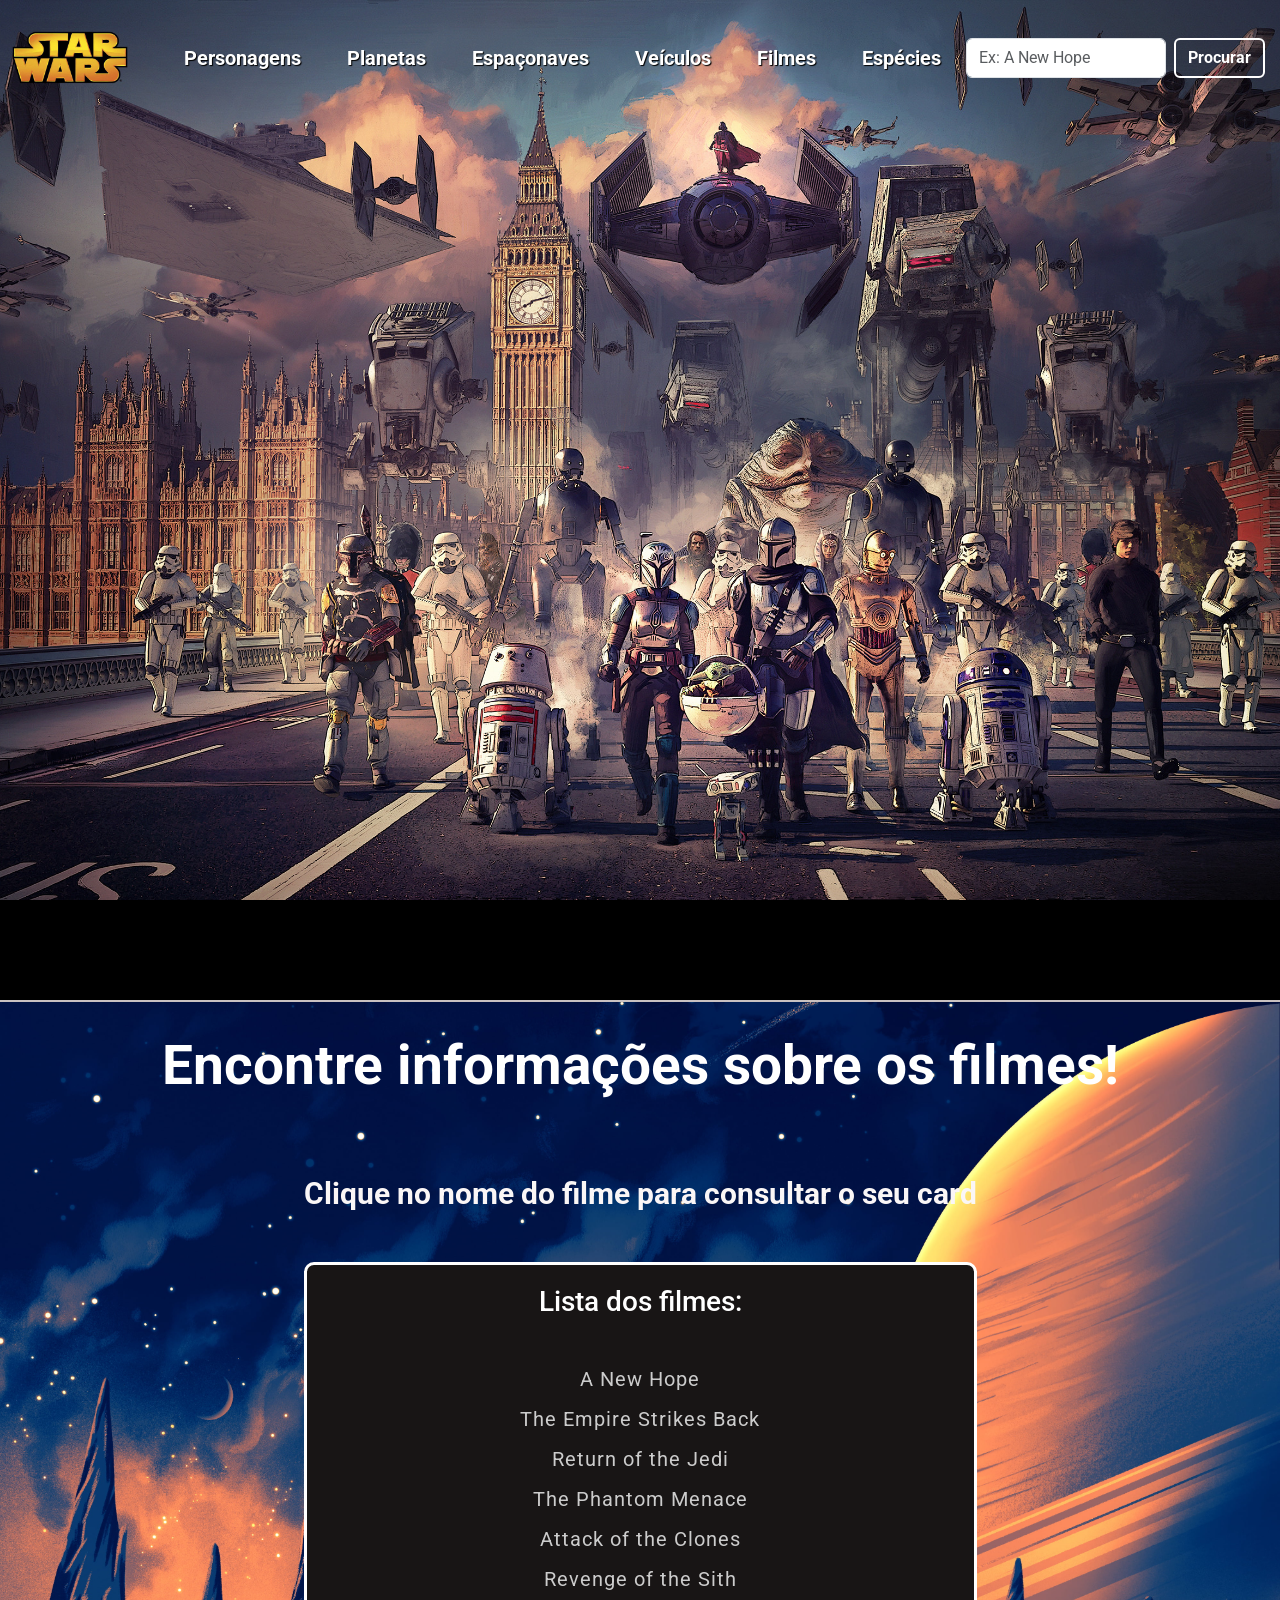
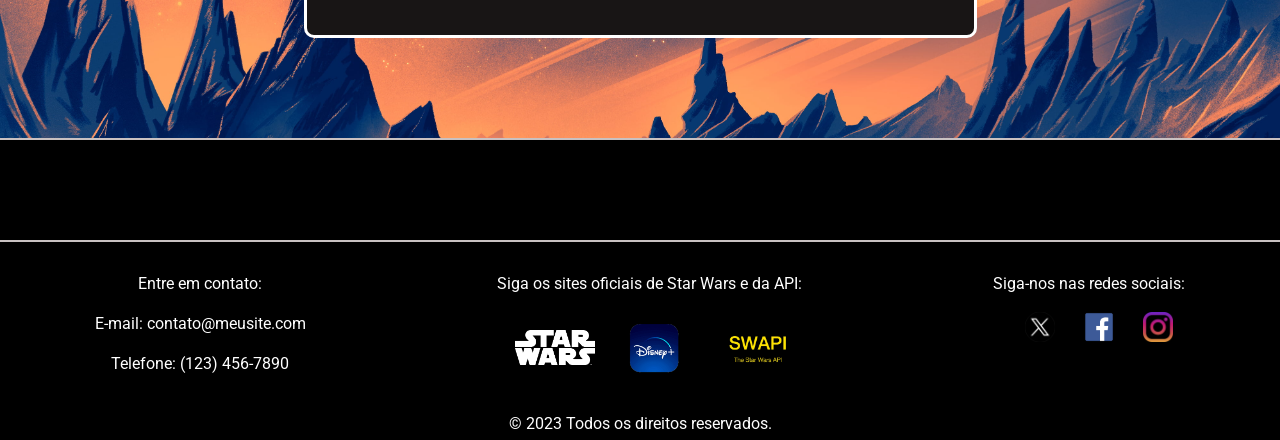
<file: films.html>
<!DOCTYPE html>
<html lang="pt-br">
<head>
		<meta charset="UTF-8">
		<meta name="viewport" content="width=device-width, initial-scale=1.0">
		<link rel="shortcut icon" href="assets/darthvader_87105.ico" type="image/x-icon">
		<link href="https://cdn.jsdelivr.net/npm/bootstrap@5.3.2/dist/css/bootstrap.min.css" rel="stylesheet" integrity="sha384-T3c6CoIi6uLrA9TneNEoa7RxnatzjcDSCmG1MXxSR1GAsXEV/Dwwykc2MPK8M2HN" crossorigin="anonymous">
		<script src="https://cdn.jsdelivr.net/npm/bootstrap@5.3.2/dist/js/bootstrap.bundle.min.js" integrity="sha384-C6RzsynM9kWDrMNeT87bh95OGNyZPhcTNXj1NW7RuBCsyN/o0jlpcV8Qyq46cDfL" crossorigin="anonymous" defer></script>
		<link href="https://fonts.googleapis.com/css2?family=Roboto:ital,wght@0,100;0,300;0,400;0,500;0,700;0,900;1,100;1,300;1,400;1,500;1,700;1,900&display=swap" rel="stylesheet">
		<link rel="stylesheet" href="css/style.css">
		<script src="js/scriptFilmes.js" defer></script>
		<script src="js/scriptGeral.js" defer></script>
		<title>Star Wars</title>
</head>
<body>
		
	<header id="background-image-films">
		<nav class="navbar navbar-expand-lg" id="navbar-header">
		  	<a class="navbar-brand text" aria-current="page" href="index.html"><img src="assets/logo.png" alt="" width="120px"></a>
		  	<button class="navbar-toggler" type="button" data-bs-toggle="collapse" data-bs-target="#navbarSupportedContent" aria-controls="navbarSupportedContent" aria-expanded="false" aria-label="Toggle navigation">
				<span class="navbar-toggler-icon"></span>
		  	</button>
		  	<div class="collapse navbar-collapse" id="navbarSupportedContent">
				<ul class="navbar-nav me-auto mb-2 mb-lg-0">
				  	<li class="nav-item text">
					  	<a class="nav-link" href="people.html"><span>Personagens</span></a>
				  	</li>
				  	<li class="nav-item text">
					  	<a class="nav-link" href="planets.html"><span>Planetas</span></a>
				  	</li>
				  	<li class="nav-item text">
					  	<a class="nav-link" href="starships.html"><span>Espaçonaves</span></a>
				  	</li>
				  	<li class="nav-item text">
					 	<a class="nav-link" href="vehicles.html"><span>Veículos</span></a>
				  	</li>
				  	<li class="nav-item text">
					  	<a class="nav-link" href="films.html"><span>Filmes</span></a>
				  	</li>
				  	<li class="nav-item text">
					  	<a class="nav-link" href="species.html"><span>Espécies</span></a>
				  	</li>
				</ul>
			  	<form class="d-flex" role="search">
					<input id="search-input" class="form-control me-2 text" type="search" placeholder="Ex: A New Hope" aria-label="Search" list="suggestions">
					<button class="btn btn-outline-success text" type="submit" style="background-color: transparent; color: white" onmouseover="this.style.backgroundColor = 'white'; this.style.color = 'black';" onmouseout="this.style.backgroundColor = 'transparent'; this.style.color = 'white';">Procurar</button>
					<datalist id="suggestions">
						<option value="A New Hope"></option>
						<option value="The Empire Strikes Back"></option>
						<option value="Return of the Jedi"></option>
						<option value="The Phantom Menace"></option>
						<option value="Attack of the Clones"></option>
						<option value="Revenge of the Sith"></option>
					</datalist>
			  	</form>
			</div>
		</nav>
  	</header>

	<main id="main-container">
		<h2 class="title-main text">Encontre informações sobre os filmes!</h2>
		<div id="info-container" class="container-fluid">  
			<div id="info-text-content">
				<h3 class="title-main-second text">Clique no nome do filme para consultar o seu card</h2>
				<div id="list-characters-container" class="text">
					<h3 class="text">Lista dos filmes:</h3>
					<ul>
						<li id="A New Hope">
							<a data-bs-toggle="modal" data-bs-target="#exampleModal">A New Hope</a>
						</li>
						<li id="The Empire Strikes Back">
							<a data-bs-toggle="modal" data-bs-target="#exampleModal">The Empire Strikes Back</a>
						</li>
						<li id="Return of the Jedi">
							<a data-bs-toggle="modal" data-bs-target="#exampleModal">Return of the Jedi</a>
						</li>
						<li id="The Phantom Menace">
							<a data-bs-toggle="modal" data-bs-target="#exampleModal">The Phantom Menace</a>
						</li>
						<li id="Attack of the Clones">
							<a data-bs-toggle="modal" data-bs-target="#exampleModal">Attack of the Clones</a>
						</li>
						<li id="Revenge of the Sith">
							<a data-bs-toggle="modal" data-bs-target="#exampleModal">Revenge of the Sith</a>
						</li>	
					</ul>
				</div>
			</div>
		</div>

		<div class="modal fade hidden" id="exampleModal" tabindex="-1" aria-labelledby="exampleModalLabel" aria-hidden="true">
			<div class="modal-dialog">
				<div class="modal-content" style="background-color: rgb(20 19 19); border: 3px solid #fff;">
					<div class="modal-body">
						<div class="card-container">
							<div class="card-content">
								<ul>
									<h2 class="person-name"></h2>
									<li>
										<img class="image-card" style="border-radius: 0;">
									</li>
									<li class="caracteristicas-personagem titulo">
										Título: <span></span>
									</li>
									<li class="caracteristicas-personagem episodio">
										Episódio ID: <span></span>
									</li>
									<li class="caracteristicas-personagem diretor">
										Diretor: <span></span>
									</li>
									<li class="caracteristicas-personagem produtor">
										Produtor: <span></span>
									</li>
									<li class="caracteristicas-personagem lancamento">
										Data de lançamento: <span></span>
									</li>
								</ul>
							</div>
						</div>
					</div>
				</div>
			</div>
		</div>
	</main>

	<div class="modal fade" id="notFoundModal" tabindex="-1" aria-labelledby="notFoundModalLabel" aria-hidden="true">
        <div class="modal-dialog">
          <div class="modal-content">
            <div class="modal-header">
            	<h5 class="modal-title" id="notFoundModalLabel">Filme não encontrado</h5>
              	<button type="button" class="btn-close" data-bs-dismiss="modal" aria-label="Close"></button>
            </div>
            <div class="modal-footer">
              	<button type="button" class="btn btn-secondary" data-bs-dismiss="modal">Fechar</button>
            </div>
          </div>
        </div>
    </div>

	<footer>
		<div id="footer-content">
		  	<div id="contact-container">
				<p>Entre em contato:</p>
				<p>E-mail: contato@meusite.com</p>
				<p>Telefone: (123) 456-7890</p>
		  	</div>
		  	<div id="star-wars-page-container">
				<p>Siga os sites oficiais de Star Wars e da API:</p>
				<a href="https://www.starwars.com" target="_blank">
					<img src="assets/logo-footer.png" alt="" width="80px">
				</a>
				<a href="https://www.disneyplus.com/pt-br/brand/star-wars" target="_blank">
					<img src="assets/disney.png" alt="" width="70px">
				</a>
				<a href="https://swapi.dev" target="_blank">
					<img src="assets/swapi-logo.png" alt="" width="90px">
				</a>
		  	</div>
		  	<div id="social-medias-container">
				<p>Siga-nos nas redes sociais:</p>
				<a href="https://twitter.com/starwars" target="_blank">
					<img src="assets/logoX.webp" alt="" width="30px">
				</a>
				<a href="https://www.facebook.com/StarWars.br/?brand_redir=169299103121699&locale=pt_BR" target="_blank">
					<img src="assets/Facebook.png" alt="" width="40px">
				</a>
				<a href="https://www.instagram.com/starwars/" target="_blank">
					<img src="assets/instagram.png" alt="" width="30px">
				</a>
		  	</div>
		</div>
		<p id="direitos">&copy; 2023 Todos os direitos reservados.</p>
	</footer>
		
</body>
</html>
</file>
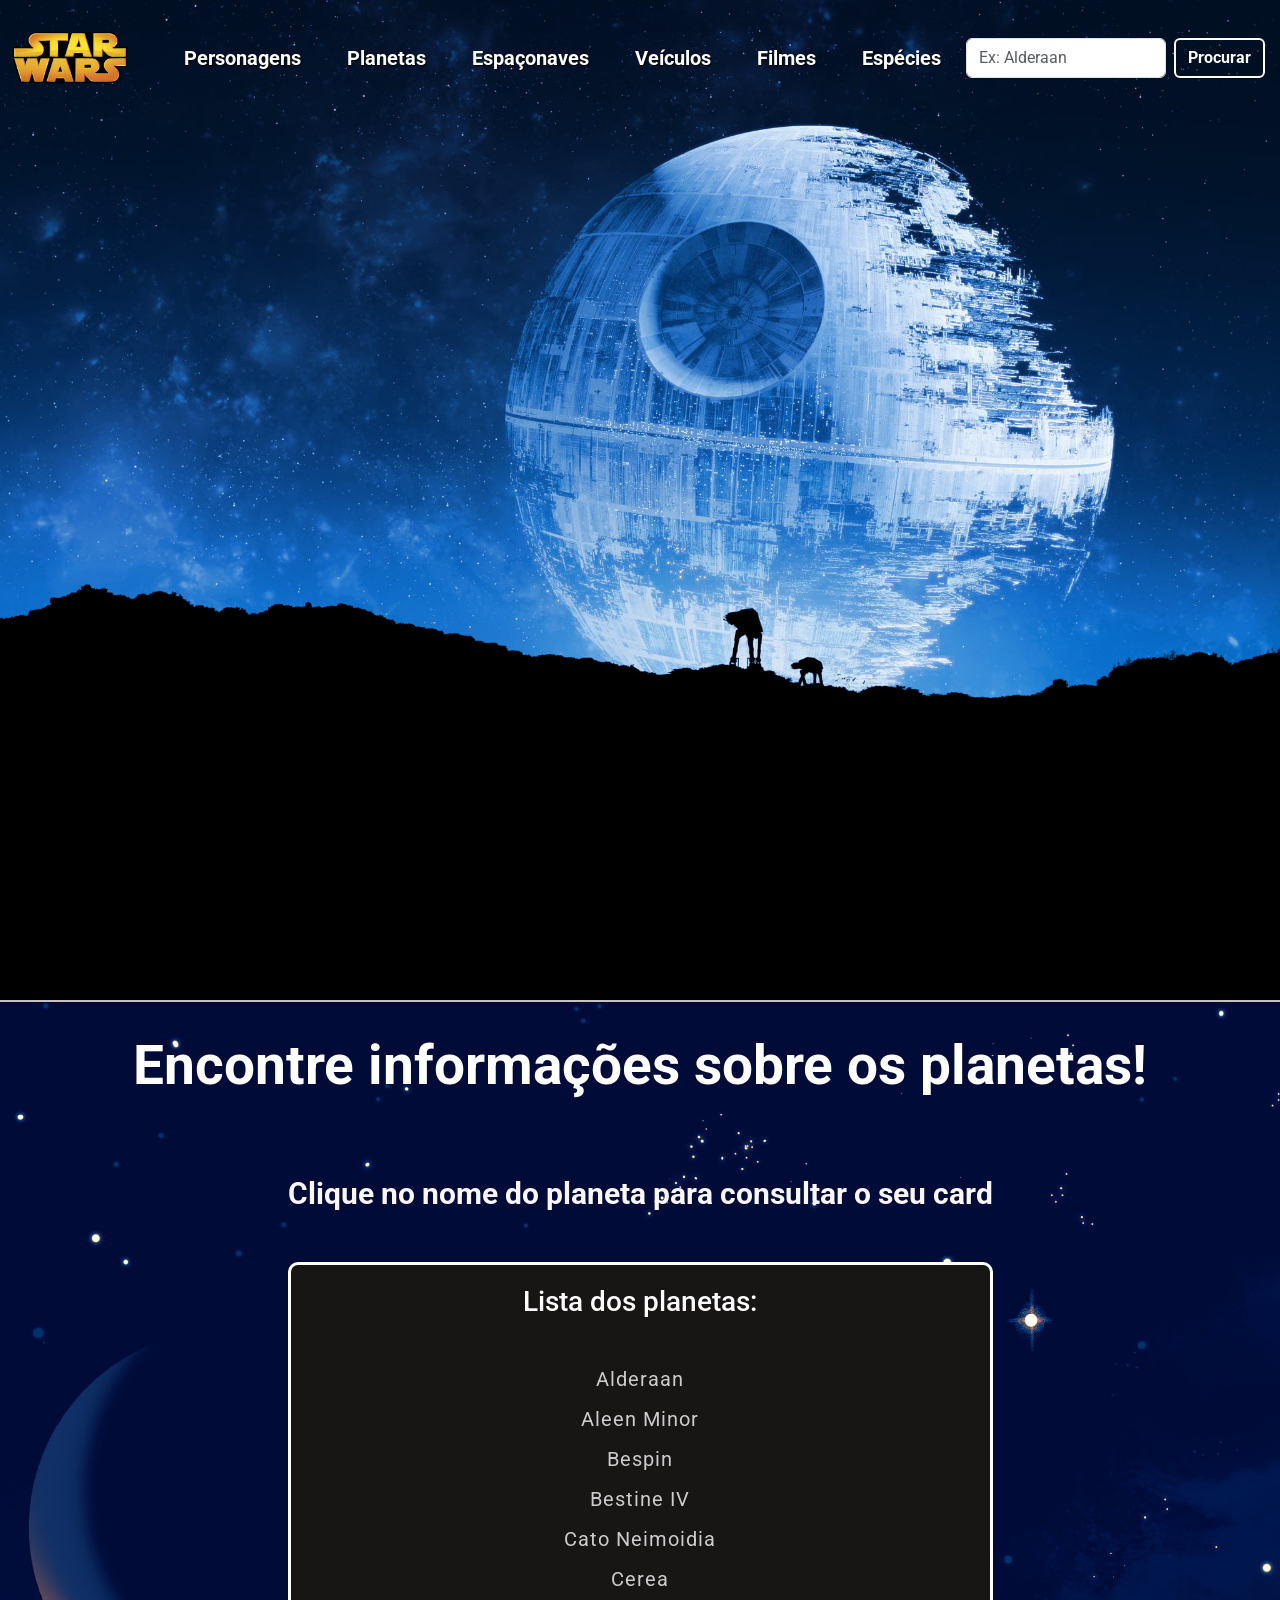
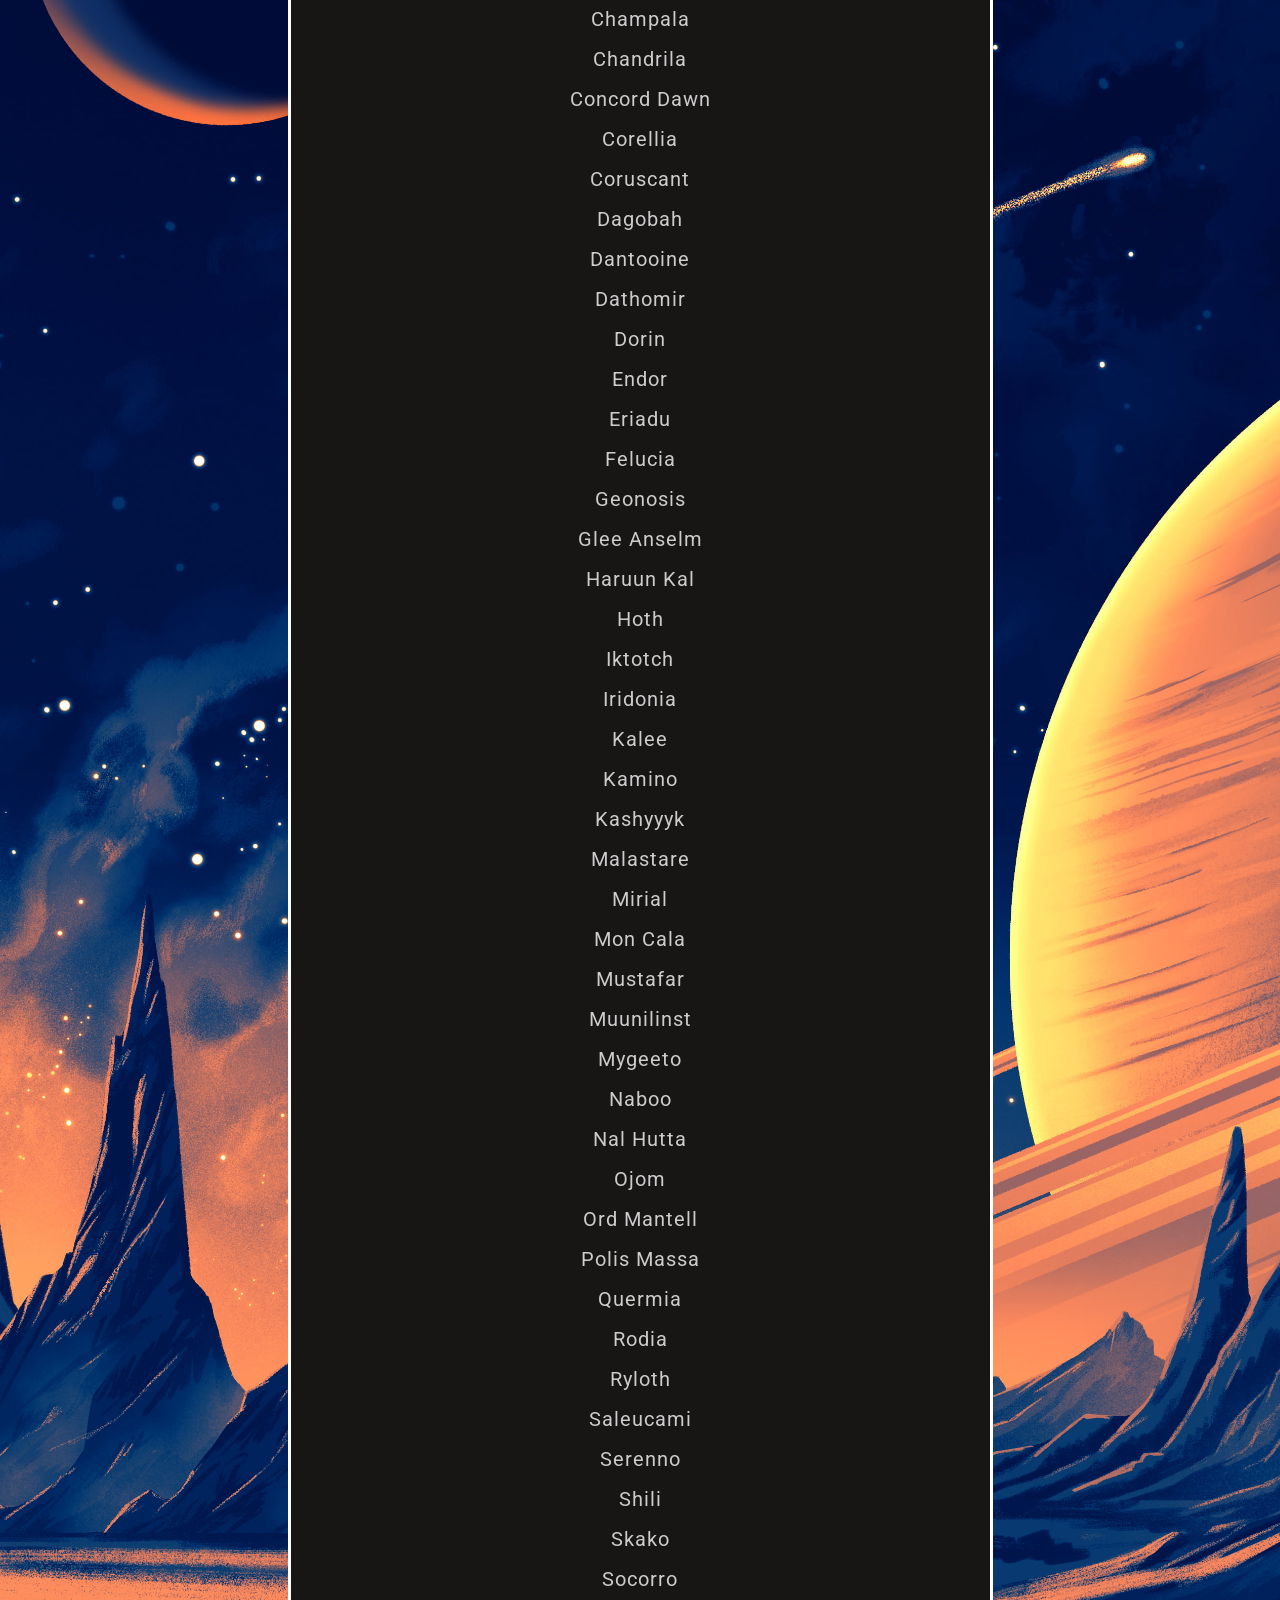
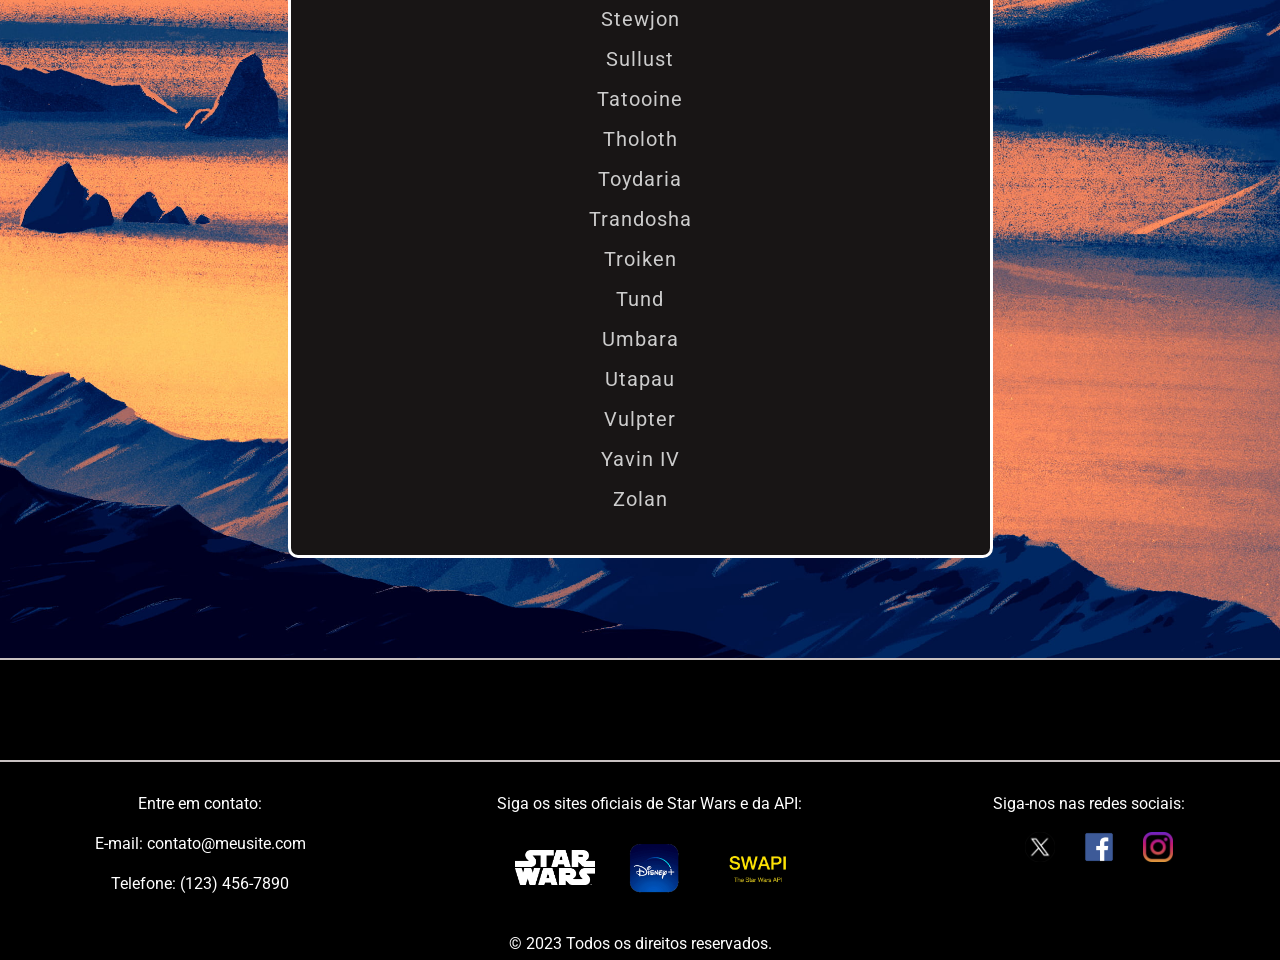
<file: planets.html>
<!DOCTYPE html>
<html lang="pt-br">
<head>
    <meta charset="UTF-8">
    <meta name="viewport" content="width=device-width, initial-scale=1.0">
    <link rel="shortcut icon" href="assets/darthvader_87105.ico" type="image/x-icon">
    <link href="https://cdn.jsdelivr.net/npm/bootstrap@5.3.2/dist/css/bootstrap.min.css" rel="stylesheet" integrity="sha384-T3c6CoIi6uLrA9TneNEoa7RxnatzjcDSCmG1MXxSR1GAsXEV/Dwwykc2MPK8M2HN" crossorigin="anonymous">
    <script src="https://cdn.jsdelivr.net/npm/bootstrap@5.3.2/dist/js/bootstrap.bundle.min.js" integrity="sha384-C6RzsynM9kWDrMNeT87bh95OGNyZPhcTNXj1NW7RuBCsyN/o0jlpcV8Qyq46cDfL" crossorigin="anonymous" defer></script>
    <link href="https://fonts.googleapis.com/css2?family=Roboto:ital,wght@0,100;0,300;0,400;0,500;0,700;0,900;1,100;1,300;1,400;1,500;1,700;1,900&display=swap" rel="stylesheet">
    <link rel="stylesheet" href="css/style.css">
    <script src="js/scriptPlanets.js" defer></script>
    <script src="js/scriptGeral.js" defer></script>
    <title>Star Wars</title>
</head>
<body>
    
    <header id="background-image-planets">
		<nav class="navbar navbar-expand-lg" id="navbar-header">
		  	<a class="navbar-brand text" aria-current="page" href="index.html"><img src="assets/logo.png" alt="" width="120px"></a>
		 	<button class="navbar-toggler" type="button" data-bs-toggle="collapse" data-bs-target="#navbarSupportedContent" aria-controls="navbarSupportedContent" aria-expanded="false" aria-label="Toggle navigation">
				<span class="navbar-toggler-icon"></span>
		  	</button>
		  	<div class="collapse navbar-collapse" id="navbarSupportedContent">
				<ul class="navbar-nav me-auto mb-2 mb-lg-0">
				  	<li class="nav-item text">
					  	<a class="nav-link" href="people.html"><span>Personagens</span></a>
				  	</li>
				  	<li class="nav-item text">
					  	<a class="nav-link" href="planets.html"><span>Planetas</span></a>
				  	</li>
				  	<li class="nav-item text">
					  	<a class="nav-link" href="starships.html"><span>Espaçonaves</span></a>
				  	</li>
				  	<li class="nav-item text">
					  	<a class="nav-link" href="vehicles.html"><span>Veículos</span></a>
				  	</li>
				  	<li class="nav-item text">
					  	<a class="nav-link" href="films.html"><span>Filmes</span></a>
				  	</li>
				  	<li class="nav-item text">
					  	<a class="nav-link" href="species.html"><span>Espécies</span></a>
				  	</li>
				</ul>
			  	<form class="d-flex" role="search">
					<input id="search-input" class="form-control me-2 text" type="search" placeholder="Ex: Alderaan" aria-label="Search" list="suggestions">
					<button class="btn btn-outline-success text" type="submit" style="background-color: transparent; color: white" onmouseover="this.style.backgroundColor = 'white'; this.style.color = 'black';" onmouseout="this.style.backgroundColor = 'transparent'; this.style.color = 'white';">Procurar</button>
                    <datalist id="suggestions">
						<option value="Alderaan"></option>
                        <option value="Aleen Minor"></option>
                        <option value="Bespin"></option>
                        <option value="Bestine IV"></option>
                        <option value="Cato Neimoidia"></option>
                        <option value="Cerea"></option>
                        <option value="Champala"></option>
                        <option value="Chandrila"></option>
                        <option value="Concord Dawn"></option>
                        <option value="Corellia"></option>
                        <option value="Coruscant"></option>
                        <option value="Dagobah"></option>
                        <option value="Dantooine"></option>
                        <option value="Dathomir"></option>
                        <option value="Dorin"></option>
                        <option value="Endor"></option>
                        <option value="Eriadu"></option>
                        <option value="Felucia"></option>
                        <option value="Geonosis"></option>
                        <option value="Glee Anselm"></option>
                        <option value="Haruun Kal"></option>
                        <option value="Hoth"></option>
                        <option value="Iktotch"></option>
                        <option value="Iridonia"></option>
                        <option value="Kalee"></option>
                        <option value="Kamino"></option>
                        <option value="Kashyyyk"></option>
                        <option value="Malastare"></option>
                        <option value="Mirial"></option>
                        <option value="Mon Cala"></option>
                        <option value="Mustafar"></option>
                        <option value="Muunilinst"></option>
                        <option value="Mygeeto"></option>
                        <option value="Naboo"></option>
                        <option value="Nal Hutta"></option>
                        <option value="Ojom"></option>
                        <option value="Ord Mantell"></option>
                        <option value="Polis Massa"></option>
                        <option value="Quermia"></option>
                        <option value="Rodia"></option>
                        <option value="Ryloth"></option>
                        <option value="Saleucami"></option>
                        <option value="Serenno"></option>
                        <option value="Shili"></option>
                        <option value="Skako"></option>
                        <option value="Socorro"></option>
                        <option value="Stewjon"></option>
                        <option value="Sullust"></option>
                        <option value="Tatooine"></option>
                        <option value="Tholoth"></option>
                        <option value="Toydaria"></option>
                        <option value="Trandosha"></option>
                        <option value="Troiken"></option>
                        <option value="Tund"></option>
                        <option value="Umbara"></option>
                        <option value="Utapau"></option>
                        <option value="Vulpter"></option>
                        <option value="Yavin IV"></option>
                        <option value="Zolan"></option>
					</datalist>
			  	</form>
			</div>
		</nav>
  	</header>

    <main id="main-container">
        <h2 class="title-main text">Encontre informações sobre os planetas!</h2>
        <div id="info-container" class="container-fluid">  
            <div id="info-text-content">
                <h3 class="title-main-second text">Clique no nome do planeta para consultar o seu card</h3>
                <div id="list-characters-container" class="text">
                    <h3 class="text">Lista dos planetas:</h3>
                    <ul>
                        <li id="Alderaan">
                            <a data-bs-toggle="modal" data-bs-target="#exampleModal">Alderaan</a>
                        </li>
                        <li id="Aleen Minor">
                            <a data-bs-toggle="modal" data-bs-target="#exampleModal">Aleen Minor</a>
                        </li>
                        <li id="Bespin">
                            <a data-bs-toggle="modal" data-bs-target="#exampleModal">Bespin</a>
                        </li>
                        <li id="Bestine IV">
                            <a data-bs-toggle="modal" data-bs-target="#exampleModal">Bestine IV</a>
                        </li>
                        <li id="Cato Neimoidia">
                            <a data-bs-toggle="modal" data-bs-target="#exampleModal">Cato Neimoidia</a>
                        </li>
                        <li id="Cerea">
                            <a data-bs-toggle="modal" data-bs-target="#exampleModal">Cerea</a>
                        </li>
                        <li id="Champala">
                            <a  data-bs-toggle="modal" data-bs-target="#exampleModal">Champala</a>
                        </li>
                        <li id="Chandrila">
                            <a data-bs-toggle="modal" data-bs-target="#exampleModal">Chandrila</a>
                        </li>
                        <li id="Concord Dawn">
                            <a data-bs-toggle="modal" data-bs-target="#exampleModal">Concord Dawn</a>
                        </li>
                        <li id="Corellia">
                            <a data-bs-toggle="modal" data-bs-target="#exampleModal">Corellia</a>
                        </li>
                        <li id="Coruscant">
                            <a data-bs-toggle="modal" data-bs-target="#exampleModal">Coruscant</a>
                        </li>
                        <li id="Dagobah">
                            <a data-bs-toggle="modal" data-bs-target="#exampleModal">Dagobah</a>
                        </li>
                        <li id="Dantooine">
                            <a data-bs-toggle="modal" data-bs-target="#exampleModal">Dantooine</a>
                        </li>
                        <li id="Dathomir">
                            <a data-bs-toggle="modal" data-bs-target="#exampleModal">Dathomir</a>
                        </li>
                        <li id="Dorin">
                            <a data-bs-toggle="modal" data-bs-target="#exampleModal">Dorin</a>
                        </li>
                        <li id="Endor">
                            <a data-bs-toggle="modal" data-bs-target="#exampleModal">Endor</a>
                        </li>
                        <li id="Eriadu">
                            <a data-bs-toggle="modal" data-bs-target="#exampleModal">Eriadu</a>
                        </li>						
                        <li id="Felucia">
                            <a data-bs-toggle="modal" data-bs-target="#exampleModal">Felucia</a>
                        </li>						
                        <li id="Geonosis">
                            <a data-bs-toggle="modal" data-bs-target="#exampleModal">Geonosis</a>
                        </li>						
                        <li id="Glee Anselm">
                            <a data-bs-toggle="modal" data-bs-target="#exampleModal">Glee Anselm</a>
                        </li>						
                        <li id="Haruun Kal">
                            <a data-bs-toggle="modal" data-bs-target="#exampleModal">Haruun Kal</a>
                        </li>						
                        <li id="Hoth">
                            <a data-bs-toggle="modal" data-bs-target="#exampleModal">Hoth</a>
                        </li>						
                        <li id="Iktotch">
                            <a data-bs-toggle="modal" data-bs-target="#exampleModal">Iktotch</a>
                        </li>						
                        <li id="Iridonia">
                            <a data-bs-toggle="modal" data-bs-target="#exampleModal">Iridonia</a>
                        </li>						
                        <li id="Kalee">
                            <a data-bs-toggle="modal" data-bs-target="#exampleModal">Kalee</a>
                        </li>						
                        <li id="Kamino">
                            <a data-bs-toggle="modal" data-bs-target="#exampleModal">Kamino</a>
                        </li>						
                        <li id="Kashyyyk">
                            <a  ata-bs-toggle="modal" data-bs-target="#exampleModal">Kashyyyk</a>
                        </li>						
                        <li id="Malastare">
                            <a data-bs-toggle="modal" data-bs-target="#exampleModal">Malastare</a>
                        </li>						
                        <li id="Mirial">
                            <a data-bs-toggle="modal" data-bs-target="#exampleModal">Mirial</a>
                        </li>						
                        <li id="Mon Cala">
                            <a data-bs-toggle="modal" data-bs-target="#exampleModal">Mon Cala</a>
                        </li>						
                        <li id="Mustafar">
                            <a data-bs-toggle="modal" data-bs-target="#exampleModal">Mustafar</a>
                        </li>						
                        <li id="Muunilinst">
                            <a data-bs-toggle="modal" data-bs-target="#exampleModal">Muunilinst</a>
                        </li>						
                        <li id="Mygeeto">
                            <a data-bs-toggle="modal" data-bs-target="#exampleModal">Mygeeto</a>
                        </li>						
                        <li id="Naboo">
                            <a data-bs-toggle="modal" data-bs-target="#exampleModal">Naboo</a>
                        </li>						
                        <li id="Nal Hutta">
                            <a data-bs-toggle="modal" data-bs-target="#exampleModal">Nal Hutta</a>
                        </li>						
                        <li id="Ojom">
                            <a data-bs-toggle="modal" data-bs-target="#exampleModal">Ojom</a>
                        </li>
                        <li id="Ord Mantell">
                            <a data-bs-toggle="modal" data-bs-target="#exampleModal">Ord Mantell</a>
                        </li>						
                        <li id="Polis Massa">
                            <a data-bs-toggle="modal" data-bs-target="#exampleModal">Polis Massa</a>
                        </li>						
                        <li id="Quermia">
                            <a data-bs-toggle="modal" data-bs-target="#exampleModal">Quermia</a>
                        </li>						
                        <li id="Rodia">
                            <a data-bs-toggle="modal" data-bs-target="#exampleModal">Rodia</a>
                        </li>						
                        <li id="Ryloth">
                            <a data-bs-toggle="modal" data-bs-target="#exampleModal">Ryloth</a>
                        </li>						
                        <li id="Saleucami">
                            <a data-bs-toggle="modal" data-bs-target="#exampleModal">Saleucami</a>
                        </li>						
                        <li id="Serenno">
                            <a data-bs-toggle="modal" data-bs-target="#exampleModal">Serenno</a>
                        </li>						
                        <li id="Shili">
                            <a data-bs-toggle="modal" data-bs-target="#exampleModal">Shili</a>
                        </li>						
                        <li id="Skako">
                            <a data-bs-toggle="modal" data-bs-target="#exampleModal">Skako</a>
                        </li>											
                        <li id="Socorro">
                            <a data-bs-toggle="modal" data-bs-target="#exampleModal">Socorro</a>
                        </li>						
                        <li id="Stewjon">
                            <a data-bs-toggle="modal" data-bs-target="#exampleModal">Stewjon</a>
                        </li>						
                        <li id="Sullust">
                            <a data-bs-toggle="modal" data-bs-target="#exampleModal">Sullust</a>
                        </li>						
                        <li id="Tatooine">
                            <a data-bs-toggle="modal" data-bs-target="#exampleModal">Tatooine</a>
                        </li>						
                        <li id="Tholoth">
                            <a data-bs-toggle="modal" data-bs-target="#exampleModal">Tholoth</a>
                        </li>						
                        <li id="Toydaria">
                            <a data-bs-toggle="modal" data-bs-target="#exampleModal">Toydaria</a>
                        </li>						
                        <li id="Trandosha">
                            <a data-bs-toggle="modal" data-bs-target="#exampleModal">Trandosha</a>
                        </li>						
                        <li id="Troiken">
                            <a data-bs-toggle="modal" data-bs-target="#exampleModal">Troiken</a>
                        </li>						
                        <li id="Tund">
                            <a data-bs-toggle="modal" data-bs-target="#exampleModal">Tund</a>
                        </li>						
                        <li id="Umbara">
                            <a data-bs-toggle="modal" data-bs-target="#exampleModal">Umbara</a>
                        </li>						
                        <li id="Utapau">
                            <a data-bs-toggle="modal" data-bs-target="#exampleModal" >Utapau</a>
                        </li>						
                        <li id="Vulpter">
                            <a data-bs-toggle="modal" data-bs-target="#exampleModal">Vulpter</a>
                        </li>						
                        <li id="Yavin IV">
                            <a data-bs-toggle="modal" data-bs-target="#exampleModal">Yavin IV</a>
                        </li>						
                        <li id="Zolan">
                            <a data-bs-toggle="modal" data-bs-target="#exampleModal">Zolan</a>
                        </li>										
                    </ul>
                </div>
            </div>
        </div>

        
        <div class="modal fade hidden" id="exampleModal" tabindex="-1" aria-labelledby="exampleModalLabel" aria-hidden="true">
            <div class="modal-dialog">
                <div class="modal-content" style="background-color: rgb(20 19 19); border: 3px solid #fff;">
                    <div class="modal-body">
                        <div class="card-container">
                            <div class="card-content">
                                <ul>
                                    <h2 class="person-name planet-name"></h2>
                                    <li>
                                        <img class="image-card">
                                    </li>
                                    <li class="caracteristicas-personagem nome">
                                        Nome: <span></span>
                                    </li>
                                    <li class="caracteristicas-personagem rotacao">
                                        Periodo de rotação: <span></span>
                                    </li>
                                    <li class="caracteristicas-personagem orbita">
                                        Periodo de orbita: <span></span>
                                    </li>
                                    <li class="caracteristicas-personagem diametro">
                                        Diâmetro: <span></span>
                                    </li>
                                    <li class="caracteristicas-personagem clima">
                                        Clima: <span></span>
                                    </li>
                                    <li class="caracteristicas-personagem gravidade">
                                        Gravidade: <span></span>
                                    </li>
                                    <li class="caracteristicas-personagem terreno">
                                        Terreno: <span></span>
                                    </li>
                                    <li class="caracteristicas-personagem agua">
                                        Presença de água superfície: <span></span>
                                    </li>
                                    <li class="caracteristicas-personagem populacao">
                                        População: <span></span>
                                    </li>
                                </ul>
                            </div>
                        </div>
                    </div>
                </div>
            </div>
        </div>
    </main>

    <div class="modal fade" id="notFoundModal" tabindex="-1" aria-labelledby="notFoundModalLabel" aria-hidden="true">
        <div class="modal-dialog">
          <div class="modal-content">
            <div class="modal-header">
            	<h5 class="modal-title" id="notFoundModalLabel">Planeta não encontrado</h5>
              	<button type="button" class="btn-close" data-bs-dismiss="modal" aria-label="Close"></button>
            </div>
            <div class="modal-footer">
              	<button type="button" class="btn btn-secondary" data-bs-dismiss="modal">Fechar</button>
            </div>
          </div>
        </div>
    </div>

    <footer>
		<div id="footer-content">
		  	<div id="contact-container">
				<p>Entre em contato:</p>
				<p>E-mail: contato@meusite.com</p>
				<p>Telefone: (123) 456-7890</p>
		  	</div>
		  	<div id="star-wars-page-container">
				<p>Siga os sites oficiais de Star Wars e da API:</p>
				<a href="https://www.starwars.com" target="_blank">
                    <img src="assets/logo-footer.png" alt="" width="80px">
                </a>
				<a href="https://www.disneyplus.com/pt-br/brand/star-wars" target="_blank">
                    <img src="assets/disney.png" alt="" width="70px">
                </a>
				<a href="https://swapi.dev" target="_blank">
                    <img src="assets/swapi-logo.png" alt="" width="90px">
                </a>
		  	</div>
		  	<div id="social-medias-container">
				<p>Siga-nos nas redes sociais:</p>
				<a href="https://twitter.com/starwars" target="_blank">
                    <img src="assets/logoX.webp" alt="" width="30px">
                </a>
				<a href="https://www.facebook.com/StarWars.br/?brand_redir=169299103121699&locale=pt_BR" target="_blank">
                    <img src="assets/Facebook.png" alt="" width="40px">
                </a>
				<a href="https://www.instagram.com/starwars/" target="_blank">
                    <img src="assets/instagram.png" alt="" width="30px">
                </a>
		  	</div>
		</div>
		<p id="direitos">&copy; 2023 Todos os direitos reservados.</p>
	</footer>
	
</body>
</html>
</file>
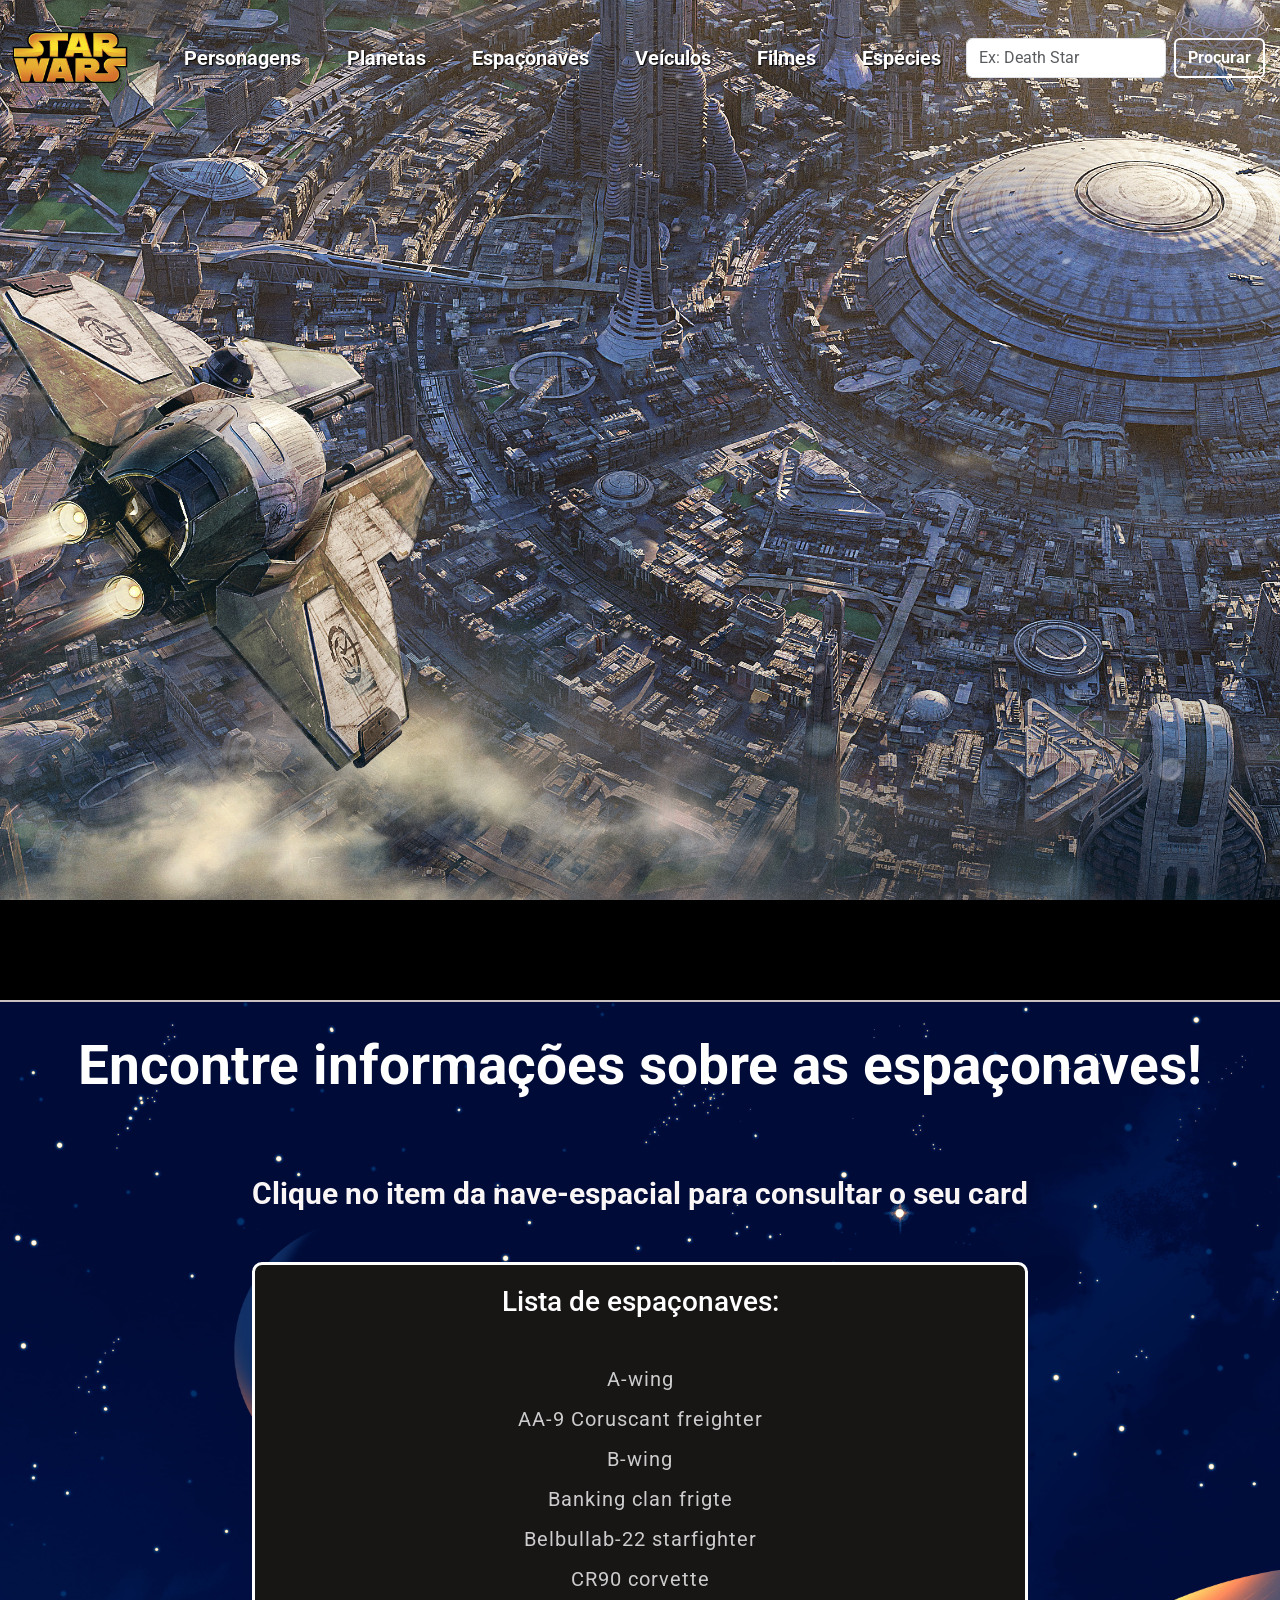
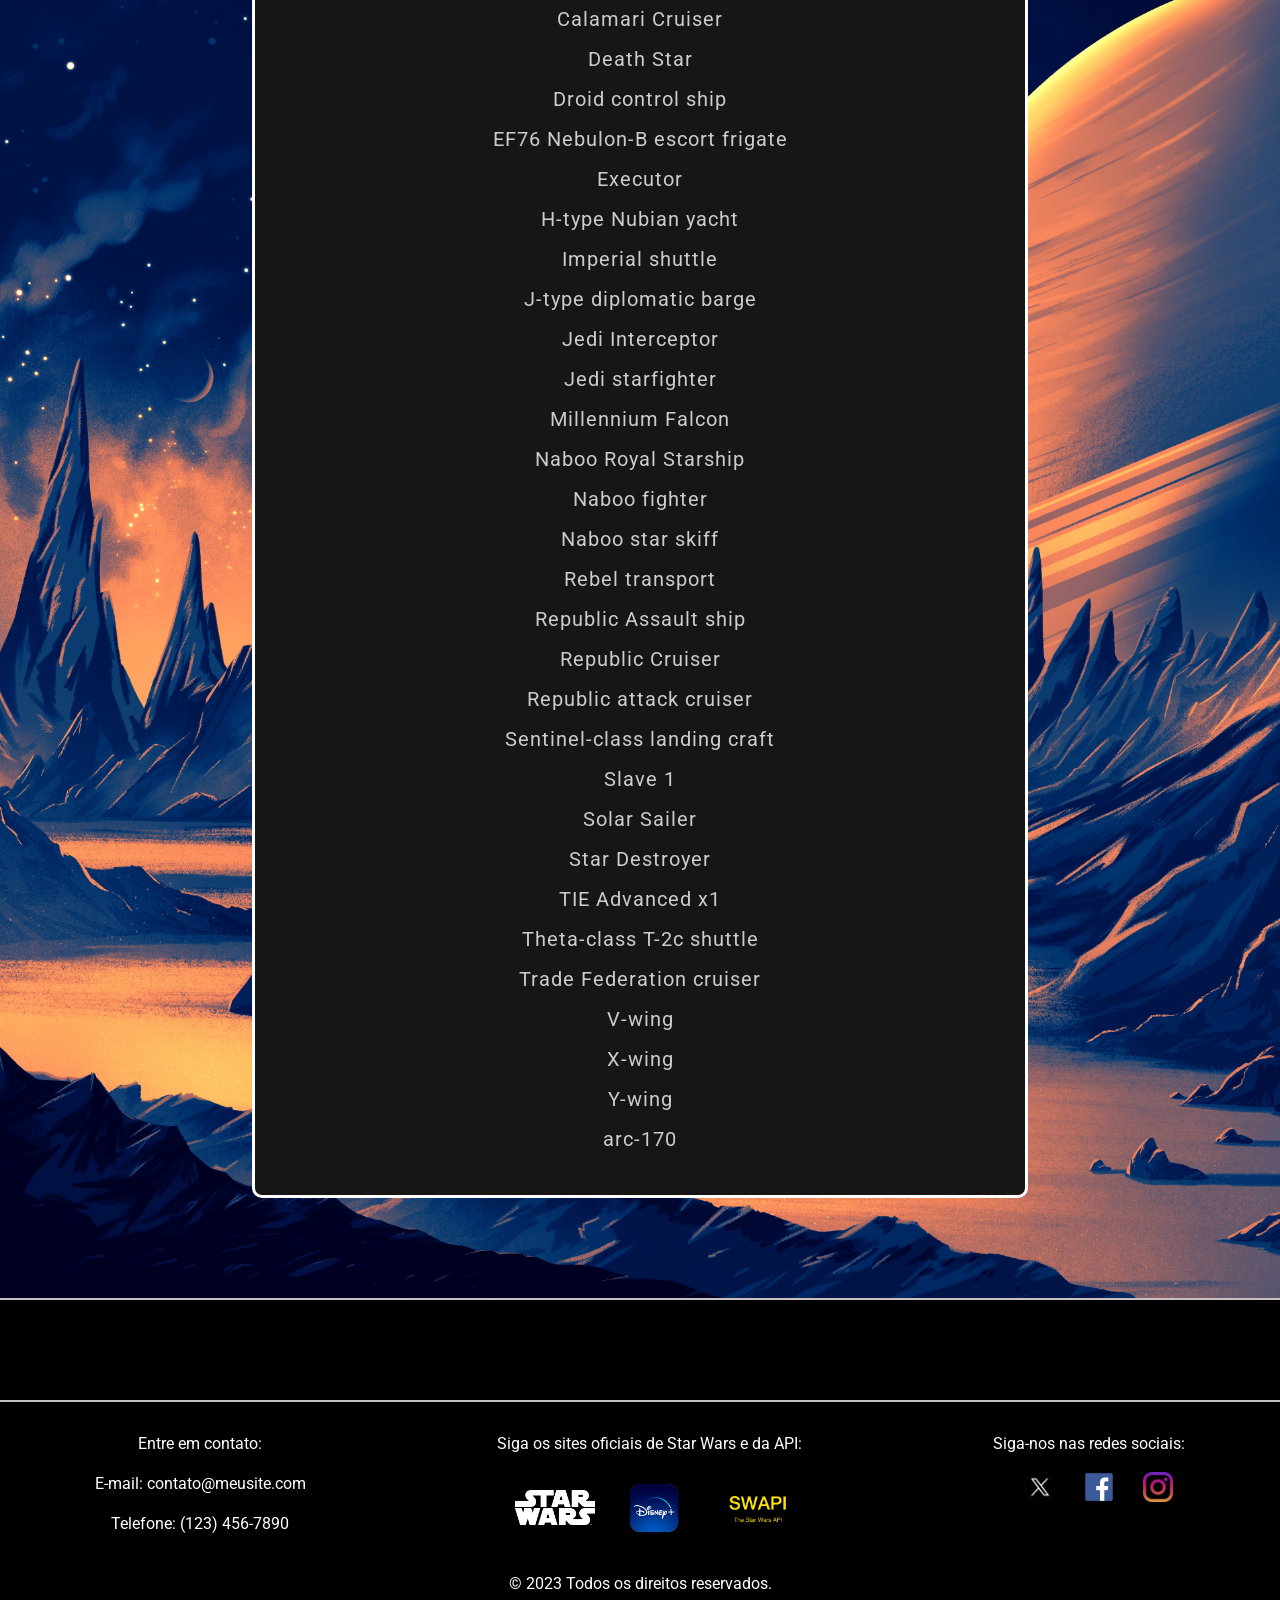
<file: starships.html>
<!DOCTYPE html>
<html lang="pt-br">
<head>
		<meta charset="UTF-8">
		<meta name="viewport" content="width=device-width, initial-scale=1.0">
		<link rel="shortcut icon" href="assets/darthvader_87105.ico" type="image/x-icon">
		<link href="https://cdn.jsdelivr.net/npm/bootstrap@5.3.2/dist/css/bootstrap.min.css" rel="stylesheet" integrity="sha384-T3c6CoIi6uLrA9TneNEoa7RxnatzjcDSCmG1MXxSR1GAsXEV/Dwwykc2MPK8M2HN" crossorigin="anonymous">
		<script src="https://cdn.jsdelivr.net/npm/bootstrap@5.3.2/dist/js/bootstrap.bundle.min.js" integrity="sha384-C6RzsynM9kWDrMNeT87bh95OGNyZPhcTNXj1NW7RuBCsyN/o0jlpcV8Qyq46cDfL" crossorigin="anonymous" defer></script>
		<link href="https://fonts.googleapis.com/css2?family=Roboto:ital,wght@0,100;0,300;0,400;0,500;0,700;0,900;1,100;1,300;1,400;1,500;1,700;1,900&display=swap" rel="stylesheet">
		<link rel="stylesheet" href="css/style.css">
		<script src="js/scriptStarships.js" defer></script>
		<script src="js/scriptGeral.js" defer></script>
		<title>Star Wars</title>
</head>
<body>
		
	<header id="background-image-startships">
		<nav class="navbar navbar-expand-lg" id="navbar-header">
		  	<a class="navbar-brand text" aria-current="page" href="index.html"><img src="assets/logo.png" alt="" width="120px"></a>
		  	<button class="navbar-toggler" type="button" data-bs-toggle="collapse" data-bs-target="#navbarSupportedContent" aria-controls="navbarSupportedContent" aria-expanded="false" aria-label="Toggle navigation">
				<span class="navbar-toggler-icon"></span>
		  	</button>
		  	<div class="collapse navbar-collapse" id="navbarSupportedContent">
				<ul class="navbar-nav me-auto mb-2 mb-lg-0">
				  	<li class="nav-item text">
					  	<a class="nav-link" href="people.html"><span>Personagens</span></a>
				  	</li>
				  	<li class="nav-item text">
					  	<a class="nav-link" href="planets.html"><span>Planetas</span></a>
				  	</li>
				  	<li class="nav-item text">
					  	<a class="nav-link" href="starships.html"><span>Espaçonaves</span></a>
				  	</li>
				  	<li class="nav-item text">
					  	<a class="nav-link" href="vehicles.html"><span>Veículos</span></a>
				  	</li>
				  	<li class="nav-item text">
					  	<a class="nav-link" href="films.html"><span>Filmes</span></a>
				 	</li>
				  	<li class="nav-item text">
					  	<a class="nav-link" href="species.html"><span>Espécies</span></a>
				  	</li>
				</ul>
			  	<form class="d-flex" role="search">
				  	<input id="search-input" class="form-control me-2 text" type="search" placeholder="Ex: Death Star" aria-label="Search" list="suggestions">
				  	<button class="btn btn-outline-success text" type="submit" style="background-color: transparent; color: white" onmouseover="this.style.backgroundColor = 'white'; this.style.color = 'black';" onmouseout="this.style.backgroundColor = 'transparent'; this.style.color = 'white';">Procurar</button>
					<datalist id="suggestions">
						<option value="A-wing"></option>
						<option value="AA-9 Coruscant freighter"></option>
						<option value="B-wing"></option>
						<option value="Banking clan frigte"></option>
						<option value="Belbullab-22 starfighter"></option>
						<option value="CR90 corvette"></option>
						<option value="Calamari Cruiser"></option>
						<option value="Death Star"></option>
						<option value="Droid control ship"></option>
						<option value="EF76 Nebulon-B escort frigate"></option>
						<option value="Executor"></option>
						<option value="H-type Nubian yacht"></option>
						<option value="Imperial shuttle"></option>
						<option value="J-type diplomatic barge"></option>
						<option value="Jedi Interceptor"></option>
						<option value="Jedi starfighter"></option>
						<option value="Millennium Falcon"></option>
						<option value="Naboo Royal Starship"></option>
						<option value="Naboo fighter"></option>
						<option value="Naboo star skiff"></option>
						<option value="Rebel transport"></option>
						<option value="Republic Assault ship"></option>
						<option value="Republic Cruiser"></option>
						<option value="Republic attack cruiser"></option>
						<option value="Sentinel-class landing craft"></option>
						<option value="Slave 1"></option>
						<option value="Solar Sailer"></option>
						<option value="Star Destroyer"></option>
						<option value="TIE Advanced x1"></option>
						<option value="Theta-class T-2c shuttle"></option>
						<option value="Trade Federation cruiser"></option>
						<option value="V-wing"></option>
						<option value="X-wing"></option>
						<option value="Y-wing"></option>
						<option value="arc-170"></option>
					</datalist>
			  	</form>
			</div>
		</nav>
  	</header>

	<main id="main-container">
		<h2 class="title-main text">Encontre informações sobre as espaçonaves!</h2>
		<div id="info-container" class="container-fluid">  
			<div id="info-text-content">
				<h3 class="title-main-second text">Clique no item da nave-espacial para consultar o seu card</h3>
				<div id="list-characters-container" class="text">
					<h3 class="text">Lista de espaçonaves:</h3>
					<ul>
						<li id="A-wing">
							<a data-bs-toggle="modal" data-bs-target="#exampleModal">A-wing</a>
						</li>
						<li id="AA-9 Coruscant freighter">
							<a data-bs-toggle="modal" data-bs-target="#exampleModal">AA-9 Coruscant freighter</a>
						</li>
						<li id="B-wing">
							<a data-bs-toggle="modal" data-bs-target="#exampleModal">B-wing</a>
						</li>
						<li id="Banking clan frigte">
							<a data-bs-toggle="modal" data-bs-target="#exampleModal">Banking clan frigte</a>
						</li>
						<li id="Belbullab-22 starfighter">
							<a data-bs-toggle="modal" data-bs-target="#exampleModal">Belbullab-22 starfighter</a>
						</li>
						<li id="CR90 corvette">
							<a data-bs-toggle="modal" data-bs-target="#exampleModal">CR90 corvette</a>
						</li>
						<li id="Calamari Cruiser">
							<a data-bs-toggle="modal" data-bs-target="#exampleModal">Calamari Cruiser</a>
						</li>
						<li id="Death Star">
							<a data-bs-toggle="modal" data-bs-target="#exampleModal">Death Star</a>
						</li>
						<li id="Droid control ship">
							<a data-bs-toggle="modal" data-bs-target="#exampleModal">Droid control ship</a>
						</li>
						<li id="EF76 Nebulon-B escort frigate">
							<a data-bs-toggle="modal" data-bs-target="#exampleModal">EF76 Nebulon-B escort frigate</a>
						</li>
						<li id="Executor">
							<a data-bs-toggle="modal" data-bs-target="#exampleModal">Executor</a>
						</li>
						<li id="H-type Nubian yacht">
							<a data-bs-toggle="modal" data-bs-target="#exampleModal">H-type Nubian yacht</a>
						</li>
						<li id="Imperial shuttle">
							<a data-bs-toggle="modal" data-bs-target="#exampleModal">Imperial shuttle</a>
						</li>
						<li id="J-type diplomatic barge">
							<a data-bs-toggle="modal" data-bs-target="#exampleModal">J-type diplomatic barge</a>
						</li>
						<li id="Jedi Interceptor">
							<a data-bs-toggle="modal" data-bs-target="#exampleModal">Jedi Interceptor</a>
						</li>
						<li id="Jedi starfighter">
							<a data-bs-toggle="modal" data-bs-target="#exampleModal">Jedi starfighter</a>
						</li>
						<li id="Millennium Falcon">
							<a data-bs-toggle="modal" data-bs-target="#exampleModal">Millennium Falcon</a>
						</li>						
						<li id="Naboo Royal Starship">
							<a data-bs-toggle="modal" data-bs-target="#exampleModal">Naboo Royal Starship</a>
						</li>						
						<li id="Naboo fighter">
							<a data-bs-toggle="modal" data-bs-target="#exampleModal">Naboo fighter</a>
						</li>						
						<li id="Naboo star skiff">
							<a data-bs-toggle="modal" data-bs-target="#exampleModal">Naboo star skiff</a>
						</li>						
						<li id="Rebel transport">
							<a data-bs-toggle="modal" data-bs-target="#exampleModal">Rebel transport</a>
						</li>						
						<li id="Republic Assault ship">
							<a data-bs-toggle="modal" data-bs-target="#exampleModal">Republic Assault ship</a>
						</li>						
						<li id="Republic Cruiser">
							<a data-bs-toggle="modal" data-bs-target="#exampleModal">Republic Cruiser</a>
						</li>						
						<li id="Republic attack cruiser">
							<a data-bs-toggle="modal" data-bs-target="#exampleModal">Republic attack cruiser</a>
						</li>						
						<li id="Sentinel-class landing craft">
							<a data-bs-toggle="modal" data-bs-target="#exampleModal">Sentinel-class landing craft</a>
						</li>						
						<li id="Slave 1">
							<a data-bs-toggle="modal" data-bs-target="#exampleModal">Slave 1</a>
						</li>						
						<li id="Solar Sailer">
							<a data-bs-toggle="modal" data-bs-target="#exampleModal">Solar Sailer</a>
						</li>						
						<li id="Star Destroyer">
							<a data-bs-toggle="modal" data-bs-target="#exampleModal">Star Destroyer</a>
						</li>						
						<li id="TIE Advanced x1">
							<a data-bs-toggle="modal" data-bs-target="#exampleModal">TIE Advanced x1</a>
						</li>						
						<li id="Theta-class T-2c shuttle">
							<a data-bs-toggle="modal" data-bs-target="#exampleModal">Theta-class T-2c shuttle</a>
						</li>						
						<li id="Trade Federation cruiser">
							<a data-bs-toggle="modal" data-bs-target="#exampleModal">Trade Federation cruiser</a>
						</li>						
						<li id="V-wing">
							<a data-bs-toggle="modal" data-bs-target="#exampleModal">V-wing</a>
						</li>						
						<li id="X-wing">
							<a data-bs-toggle="modal" data-bs-target="#exampleModal">X-wing</a>
						</li>						
						<li id="Y-wing">
							<a data-bs-toggle="modal" data-bs-target="#exampleModal">Y-wing</a>
						</li>						
						<li id="arc-170">
							<a data-bs-toggle="modal" data-bs-target="#exampleModal">arc-170</a>
						</li>						
					</ul>
				</div>
			</div>
		</div>

		
		<div class="modal fade" id="exampleModal" tabindex="-1" aria-labelledby="exampleModalLabel" aria-hidden="true">
			<div class="modal-dialog">
				<div class="modal-content" style="background-color: rgb(20 19 19); border: 3px solid #fff;">
					<div class="modal-body">
						<div class="card-container">
							<div class="card-content">
								<ul>
									<h2 class="person-name"></h2>
									<li>
										<img class="image-card">
									</li>
									<li class="caracteristicas-personagem nome">
										Nome: <span></span>
									</li>
									<li class="caracteristicas-personagem modelo">
										Modelo: <span></span>
									</li>
									<li class="caracteristicas-personagem fabricante">
										Fabricante: <span></span>
									</li>
									<li class="caracteristicas-personagem custo">
										Custo em créditos: <span></span>
									</li>
									<li class="caracteristicas-personagem tamanho">
										Tamanho: <span></span>
									</li>
									<li class="caracteristicas-personagem velocidade">
										Velocidade atmosférica máxima: <span></span>
									</li>
									<li class="caracteristicas-personagem tripulacao">
										Tripulação: <span></span>
									</li>
									<li class="caracteristicas-personagem passageiros">
										Passageiros: <span></span>
									</li>
									<li class="caracteristicas-personagem capacidade">
										Capacidade de carga: <span></span>
									</li>
									<li class="caracteristicas-personagem consumiveis">
										Consumíveis: <span></span>
									</li>
									<li class="caracteristicas-personagem classe">
										Classe: <span></span>
									</li> 
								</ul>
							</div>
						</div>
					</div>
				</div>
			</div>
		</div>
	</main>

	<div class="modal fade" id="notFoundModal" tabindex="-1" aria-labelledby="notFoundModalLabel" aria-hidden="true">
        <div class="modal-dialog">
          <div class="modal-content">
            <div class="modal-header">
            	<h5 class="modal-title" id="notFoundModalLabel">Espaçonave não encontrado</h5>
              	<button type="button" class="btn-close" data-bs-dismiss="modal" aria-label="Close"></button>
            </div>
            <div class="modal-footer">
              	<button type="button" class="btn btn-secondary" data-bs-dismiss="modal">Fechar</button>
            </div>
          </div>
        </div>
    </div>

	<footer>
		<div id="footer-content">
			<div id="contact-container">
				<p>Entre em contato:</p>
				<p>E-mail: contato@meusite.com</p>
				<p>Telefone: (123) 456-7890</p>
			</div>
			<div id="star-wars-page-container">
				<p>Siga os sites oficiais de Star Wars e da API:</p>
				<a href="https://www.starwars.com" target="_blank">
					<img src="assets/logo-footer.png" alt="" width="80px">
				</a>
				<a href="https://www.disneyplus.com/pt-br/brand/star-wars" target="_blank">
					<img src="assets/disney.png" alt="" width="70px">
				</a>
				<a href="https://swapi.dev" target="_blank">
					<img src="assets/swapi-logo.png" alt="" width="90px">
				</a>
			</div>
			<div id="social-medias-container">
				<p>Siga-nos nas redes sociais:</p>
				<a href="https://twitter.com/starwars" target="_blank">
					<img src="assets/logoX.webp" alt="" width="30px">
				</a>
				<a href="https://www.facebook.com/StarWars.br/?brand_redir=169299103121699&locale=pt_BR" target="_blank">
					<img src="assets/Facebook.png" alt="" width="40px">
				</a>
				<a href="https://www.instagram.com/starwars/" target="_blank">
					<img src="assets/instagram.png" alt="" width="30px">
				</a>
			</div>
		</div>
		<p id="direitos">&copy; 2023 Todos os direitos reservados.</p>
	</footer>

</body>
</html>
</file>
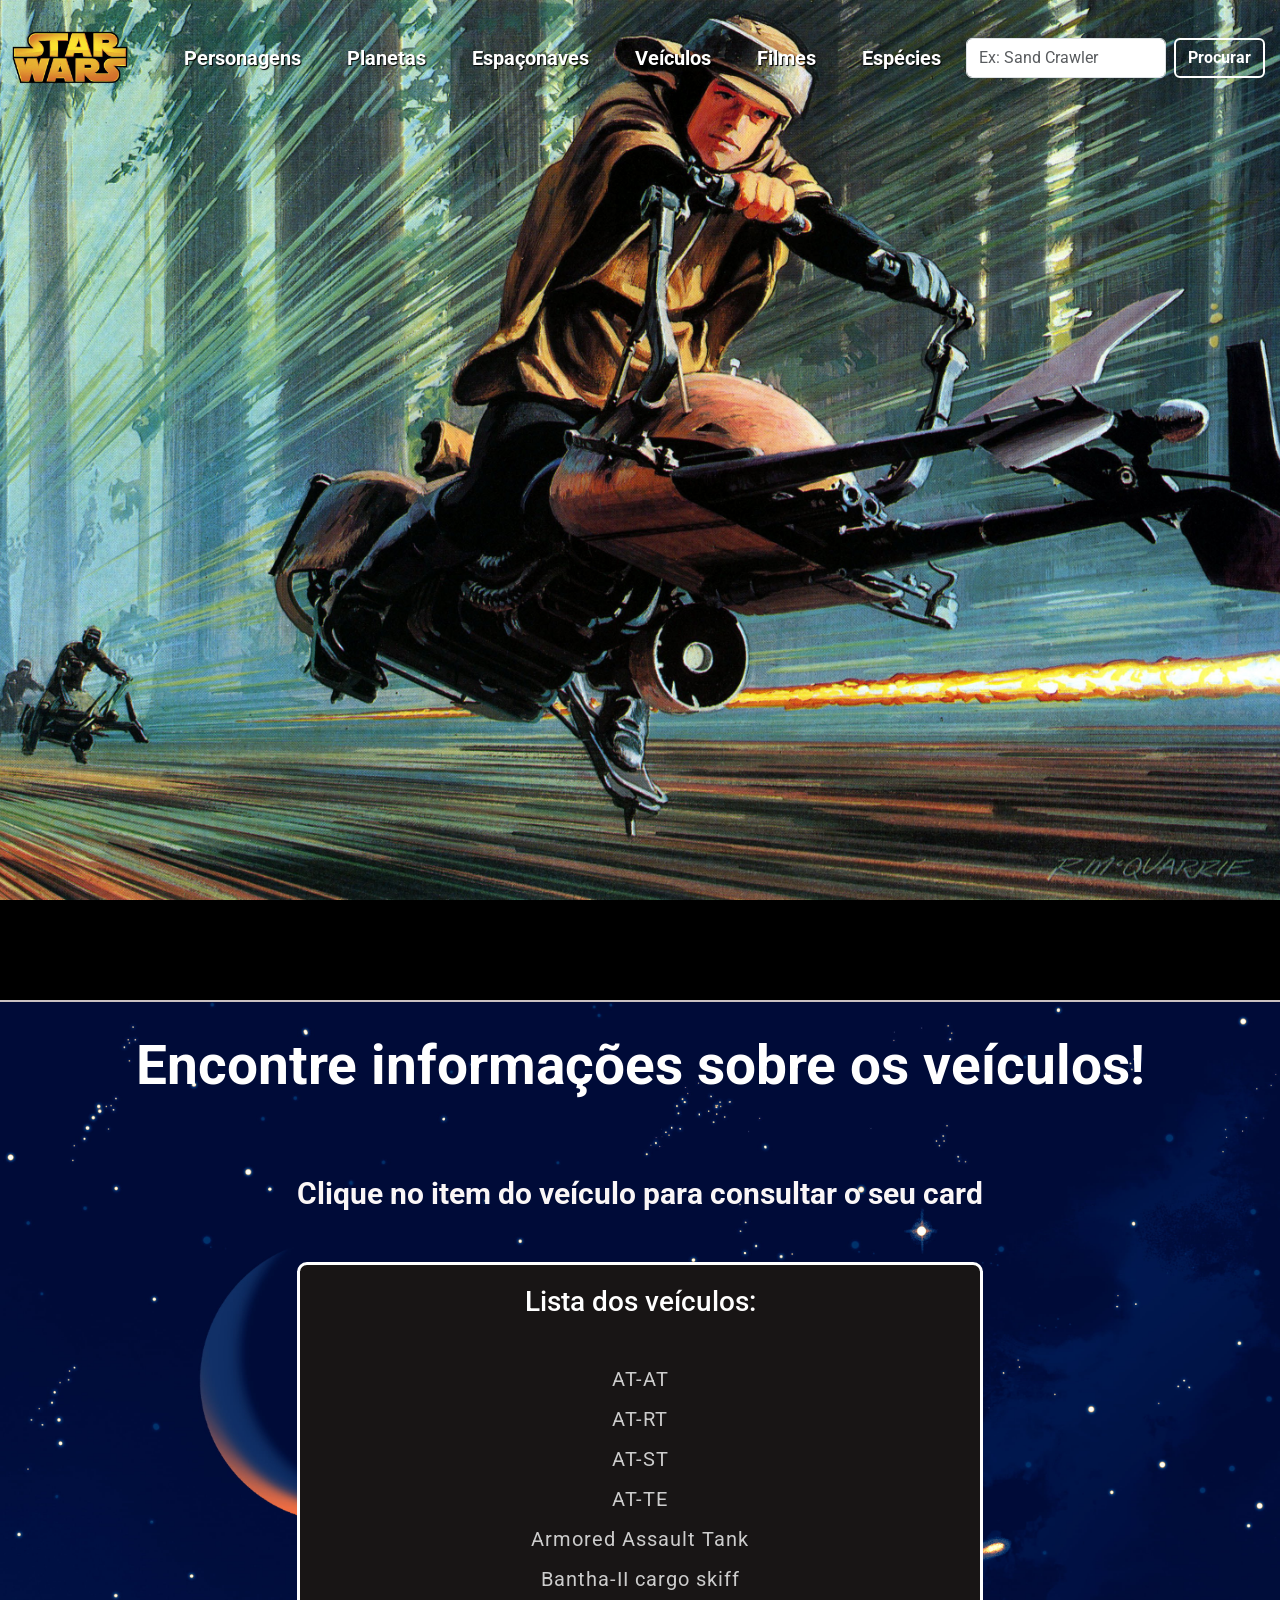
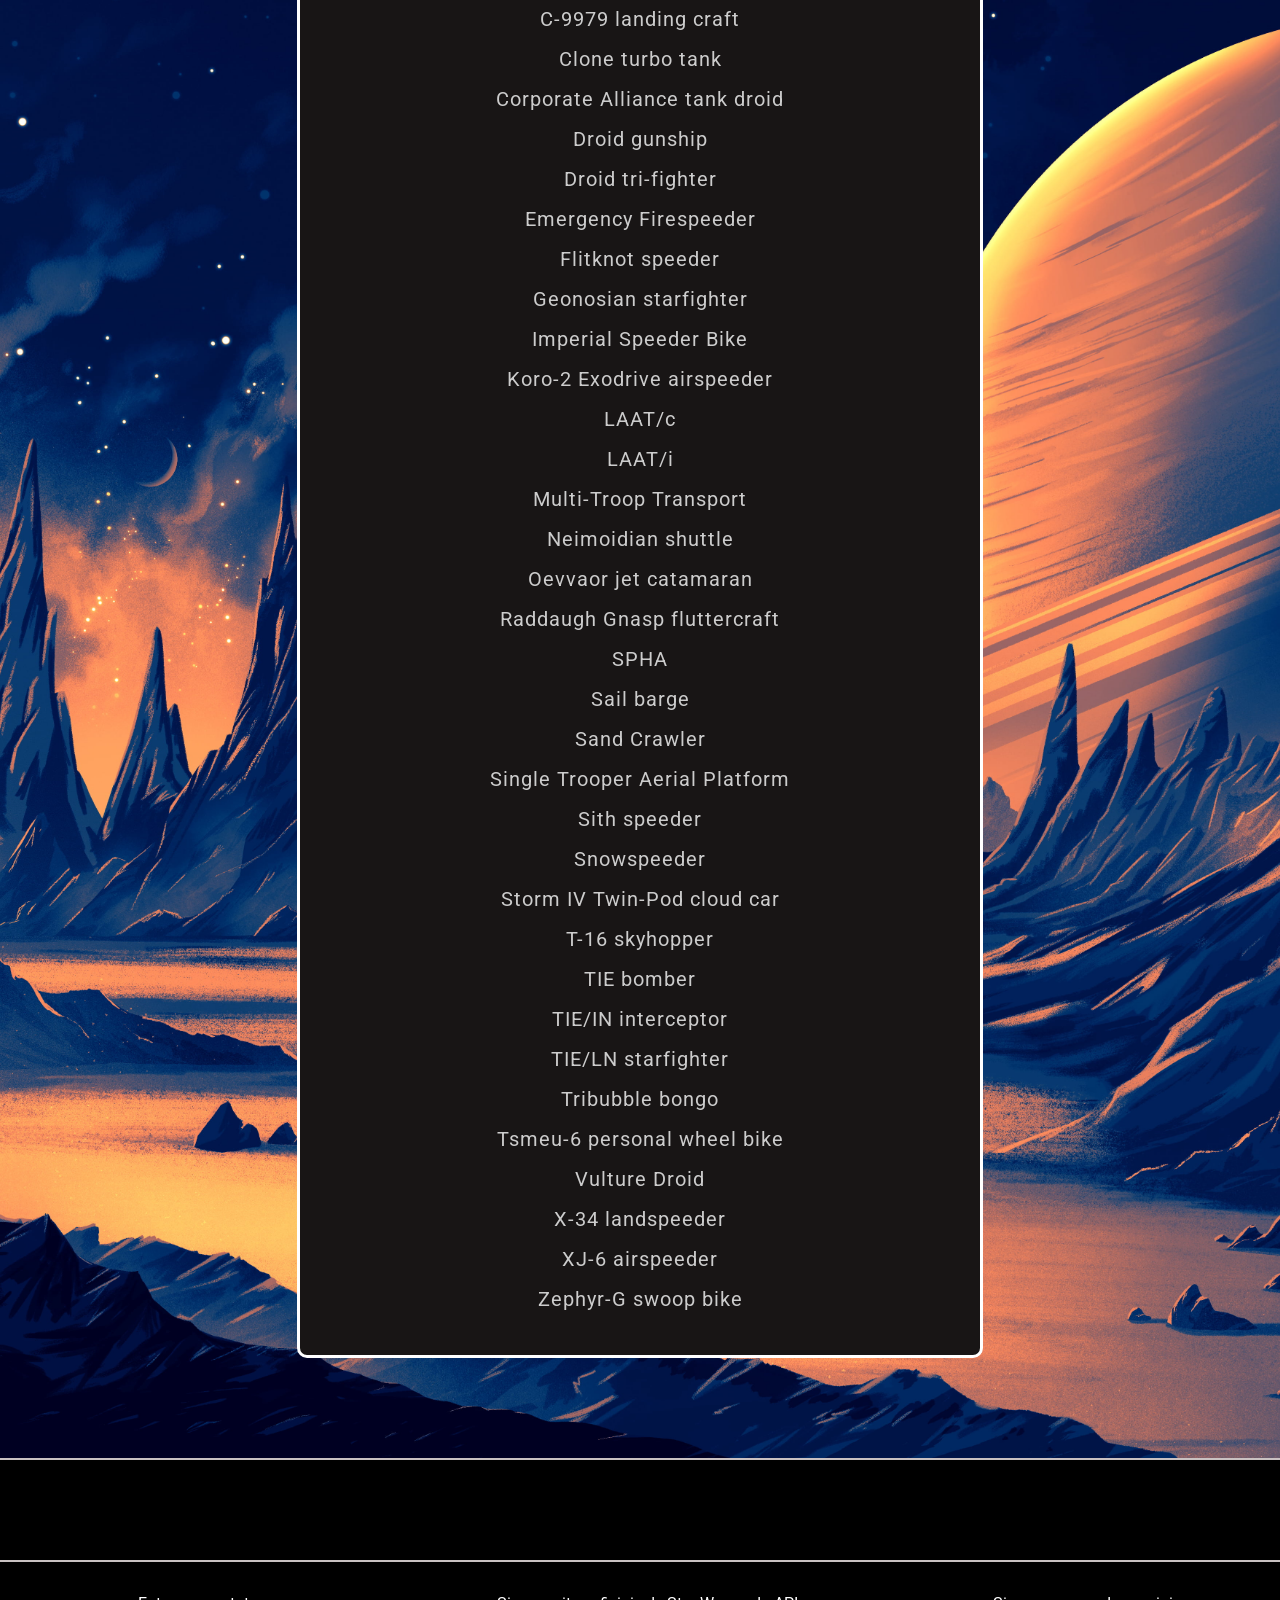
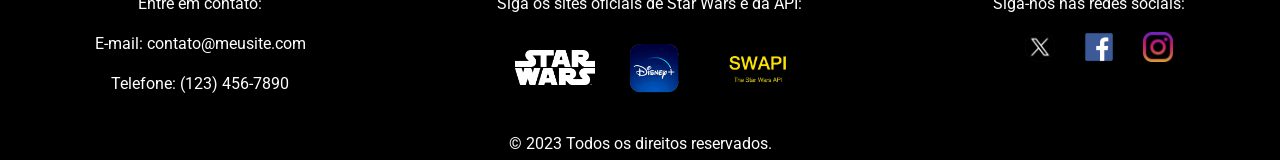
<file: vehicles.html>
<!DOCTYPE html>
<html lang="pt-br">
<head>
		<meta charset="UTF-8">
		<meta name="viewport" content="width=device-width, initial-scale=1.0">
		<link rel="shortcut icon" href="assets/darthvader_87105.ico" type="image/x-icon">
		<link href="https://cdn.jsdelivr.net/npm/bootstrap@5.3.2/dist/css/bootstrap.min.css" rel="stylesheet" integrity="sha384-T3c6CoIi6uLrA9TneNEoa7RxnatzjcDSCmG1MXxSR1GAsXEV/Dwwykc2MPK8M2HN" crossorigin="anonymous">
		<script src="https://cdn.jsdelivr.net/npm/bootstrap@5.3.2/dist/js/bootstrap.bundle.min.js" integrity="sha384-C6RzsynM9kWDrMNeT87bh95OGNyZPhcTNXj1NW7RuBCsyN/o0jlpcV8Qyq46cDfL" crossorigin="anonymous" defer></script>
		<link href="https://fonts.googleapis.com/css2?family=Roboto:ital,wght@0,100;0,300;0,400;0,500;0,700;0,900;1,100;1,300;1,400;1,500;1,700;1,900&display=swap" rel="stylesheet">
		<link rel="stylesheet" href="css/style.css">
		<script src="js/scriptVeiculos.js" defer></script>
		<script src="js/scriptGeral.js" defer></script>
		<title>Star Wars</title>
</head>
<body>
		
	<header id="background-image-vehicles">
		<nav class="navbar navbar-expand-lg" id="navbar-header">
		  	<a class="navbar-brand text" aria-current="page" href="index.html"><img src="assets/logo.png" alt="" width="120px"></a>
		  	<button class="navbar-toggler" type="button" data-bs-toggle="collapse" data-bs-target="#navbarSupportedContent" aria-controls="navbarSupportedContent" aria-expanded="false" aria-label="Toggle navigation">
				<span class="navbar-toggler-icon"></span>
		  	</button>
		  	<div class="collapse navbar-collapse" id="navbarSupportedContent">
				<ul class="navbar-nav me-auto mb-2 mb-lg-0">
				  	<li class="nav-item text">
					  	<a class="nav-link" href="people.html"><span>Personagens</span></a>
				  	</li>
				  	<li class="nav-item text">
					  	<a class="nav-link" href="planets.html"><span>Planetas</span></a>
				  	</li>
				  	<li class="nav-item text">
					  	<a class="nav-link" href="starships.html"><span>Espaçonaves</span></a>
				  	</li>
				  	<li class="nav-item text">
					  	<a class="nav-link" href="vehicles.html"><span>Veículos</span></a>
				  	</li>
				  	<li class="nav-item text">
					  	<a class="nav-link" href="films.html"><span>Filmes</span></a>
				  	</li>
				  	<li class="nav-item text">
					  	<a class="nav-link" href="species.html"><span>Espécies</span></a>
				  	</li>
				</ul>
				<form class="d-flex" role="search">
					<input class="form-control me-2 text" type="search" placeholder="Ex: Sand Crawler" aria-label="Search" list="suggestions" id="search-input" list="suggestions">
					<button class="btn btn-outline-success text" type="submit" style="background-color: transparent; color: white" onmouseover="this.style.backgroundColor = 'white'; this.style.color = 'black';" onmouseout="this.style.backgroundColor = 'transparent'; this.style.color = 'white';">Procurar</button>
					<datalist id="suggestions">
						<option value="AT-AT"></option>
						<option value="AT-RT"></option>
						<option value="AT-ST"></option>
						<option value="AT-TE"></option>
						<option value="Armored Assault Tank"></option>
						<option value="Bantha-II cargo skiff"></option>
						<option value="C-9979 landing craft"></option>
						<option value="Clone turbo tank"></option>
						<option value="Corporate Alliance tank droid"></option>
						<option value="Droid gunship"></option>
						<option value="Droid tri-fighter"></option>
						<option value="Emergency Firespeeder"></option>
						<option value="Flitknot speeder"></option>
						<option value="Geonosian starfighter"></option>
						<option value="Imperial Speeder Bike"></option>
						<option value="Koro-2 Exodrive airspeeder"></option>
						<option value="LAAT/c"></option>
						<option value="LAAT/i"></option>
						<option value="Multi-Troop Transport"></option>
						<option value="Neimoidian shuttle"></option>
						<option value="Oevvaor jet catamaran"></option>
						<option value="Raddaugh Gnasp fluttercraft"></option>
						<option value="SPHA"></option>
						<option value="Sail barge"></option>
						<option value="Sand Crawler"></option>
						<option value="Single Trooper Aerial Platform"></option>
						<option value="Sith speeder"></option>
						<option value="Snowspeeder"></option>
						<option value="Storm IV Twin-Pod cloud car"></option>
						<option value="T-16 skyhopper"></option>
						<option value="TIE bomber"></option>
						<option value="TIE/IN interceptor"></option>
						<option value="TIE/LN starfighter"></option>
						<option value="Tribubble bongo"></option>
						<option value="Tsmeu-6 personal wheel bike"></option>
						<option value="Vulture Droid"></option>
						<option value="X-34 landspeeder"></option>
						<option value="XJ-6 airspeeder"></option>
						<option value="Zephyr-G swoop bike"></option>
					</datalist>
				</form>
			</div>
		</nav>
  	</header>

	<main id="main-container">
		<h2 class="title-main text">Encontre informações sobre os veículos!</h2>
		<div id="info-container" class="container-fluid">  
			<div id="info-text-content">
				<h3 class="title-main-second text">Clique no item do veículo para consultar o seu card</h3>
				<div id="list-characters-container" class="text">
					<h3 class="text">Lista dos veículos:</h3>
					<ul>
						<li id="AT-AT">
							<a data-bs-toggle="modal" data-bs-target="#exampleModal">AT-AT</a>
						</li>
						<li id="AT-RT">
							<a data-bs-toggle="modal" data-bs-target="#exampleModal">AT-RT</a>
						</li>
						<li id="AT-ST">
							<a data-bs-toggle="modal" data-bs-target="#exampleModal">AT-ST</a>
						</li>
						<li id="AT-TE">
							<a data-bs-toggle="modal" data-bs-target="#exampleModal">AT-TE</a>
						</li>
						<li id="Armored Assault Tank">
							<a data-bs-toggle="modal" data-bs-target="#exampleModal">Armored Assault Tank</a>
						</li>
						<li id="Bantha-II cargo skiff">
							<a data-bs-toggle="modal" data-bs-target="#exampleModal">Bantha-II cargo skiff</a>
						</li>
						<li id="C-9979 landing craft">
							<a data-bs-toggle="modal" data-bs-target="#exampleModal">C-9979 landing craft</a>
						</li>
						<li id="Clone turbo tank">
							<a data-bs-toggle="modal" data-bs-target="#exampleModal">Clone turbo tank</a>
						</li>
						<li id="Corporate Alliance tank droid">
							<a data-bs-toggle="modal" data-bs-target="#exampleModal">Corporate Alliance tank droid</a>
						</li>
						<li id="Droid gunship">
							<a data-bs-toggle="modal" data-bs-target="#exampleModal">Droid gunship</a>
						</li>
						<li id="Droid tri-fighter">
							<a data-bs-toggle="modal" data-bs-target="#exampleModal">Droid tri-fighter</a>
						</li>
						<li id="Emergency Firespeeder">
							<a data-bs-toggle="modal" data-bs-target="#exampleModal">Emergency Firespeeder</a>
						</li>
						<li id="Flitknot speeder">
							<a data-bs-toggle="modal" data-bs-target="#exampleModal">Flitknot speeder</a>
						</li>
						<li id="Geonosian starfighter">
							<a data-bs-toggle="modal" data-bs-target="#exampleModal">Geonosian starfighter</a>
						</li>
						<li id="Imperial Speeder Bike">
							<a data-bs-toggle="modal" data-bs-target="#exampleModal">Imperial Speeder Bike</a>
						</li>
						<li id="Koro-2 Exodrive airspeeder">
							<a data-bs-toggle="modal" data-bs-target="#exampleModal">Koro-2 Exodrive airspeeder</a>
						</li>
						<li id="LAAT/c">
							<a data-bs-toggle="modal" data-bs-target="#exampleModal">LAAT/c</a>
						</li>						
						<li id="LAAT/i">
							<a data-bs-toggle="modal" data-bs-target="#exampleModal">LAAT/i</a>
						</li>						
						<li id="Multi-Troop Transport">
							<a data-bs-toggle="modal" data-bs-target="#exampleModal">Multi-Troop Transport</a>
						</li>						
						<li id="Neimoidian shuttle">
							<a data-bs-toggle="modal" data-bs-target="#exampleModal">Neimoidian shuttle</a>
						</li>						
						<li id="Oevvaor jet catamaran">
							<a data-bs-toggle="modal" data-bs-target="#exampleModal">Oevvaor jet catamaran</a>
						</li>						
						<li id="Raddaugh Gnasp fluttercraft">
							<a data-bs-toggle="modal" data-bs-target="#exampleModal">Raddaugh Gnasp fluttercraft</a>
						</li>						
						<li id="SPHA">
							<a data-bs-toggle="modal" data-bs-target="#exampleModal">SPHA</a>
						</li>						
						<li id="Sail barge">
							<a  data-bs-toggle="modal" data-bs-target="#exampleModal">Sail barge</a>
						</li>						
						<li id="Sand Crawler">
							<a data-bs-toggle="modal" data-bs-target="#exampleModal">Sand Crawler</a>
						</li>						
						<li id="Single Trooper Aerial Platform">
							<a data-bs-toggle="modal" data-bs-target="#exampleModal">Single Trooper Aerial Platform</a>
						</li>						
						<li id="Sith speeder">
							<a data-bs-toggle="modal" data-bs-target="#exampleModal">Sith speeder</a>
						</li>						
						<li id="Snowspeeder">
							<a data-bs-toggle="modal" data-bs-target="#exampleModal">Snowspeeder</a>
						</li>						
						<li id="Storm IV Twin-Pod cloud car">
							<a data-bs-toggle="modal" data-bs-target="#exampleModal">Storm IV Twin-Pod cloud car</a>
						</li>						
						<li id="T-16 skyhopper">
							<a data-bs-toggle="modal" data-bs-target="#exampleModal">T-16 skyhopper</a>
						</li>						
						<li id="TIE bomber">
							<a data-bs-toggle="modal" data-bs-target="#exampleModal">TIE bomber</a>
						</li>						
						<li id="TIE/IN interceptor">
							<a data-bs-toggle="modal" data-bs-target="#exampleModal">TIE/IN interceptor</a>
						</li>						
						<li id="TIE/LN starfighter">
							<a data-bs-toggle="modal" data-bs-target="#exampleModal">TIE/LN starfighter</a>
						</li>						
						<li id="Tribubble bongo">
							<a data-bs-toggle="modal" data-bs-target="#exampleModal">Tribubble bongo</a>
						</li>						
						<li id="Tsmeu-6 personal wheel bike">
							<a data-bs-toggle="modal" data-bs-target="#exampleModal">Tsmeu-6 personal wheel bike</a>
						</li>						
						<li id="Vulture Droid">
							<a data-bs-toggle="modal" data-bs-target="#exampleModal">Vulture Droid</a>
						</li>
						<li id="X-34 landspeeder">
							<a data-bs-toggle="modal" data-bs-target="#exampleModal">X-34 landspeeder</a>
						</li>						
						<li id="XJ-6 airspeeder">
							<a data-bs-toggle="modal" data-bs-target="#exampleModal">XJ-6 airspeeder</a>
						</li>						
						<li id="Zephyr-G swoop bike">
							<a data-bs-toggle="modal" data-bs-target="#exampleModal">Zephyr-G swoop bike</a>
						</li>						
					</ul>
				</div>
			</div>
		</div>

		
		<div class="modal fade" id="exampleModal" tabindex="-1" aria-labelledby="exampleModalLabel" aria-hidden="true">
			<div class="modal-dialog">
				<div class="modal-content" style="background-color: rgb(20 19 19); border: 3px solid #fff;">
					<div class="modal-body">
						<div class="card-container">
							<div class="card-content">
								<ul>
									<h2 class="person-name"></h2>
									<li>
										<img class="image-card">
									</li>
									<li class="caracteristicas-personagem nome">
										Nome: <span></span>
									</li>
									<li class="caracteristicas-personagem modelo">
										Modelo: <span></span>
									</li>
									<li class="caracteristicas-personagem fabricante">
										Fabricante: <span></span>
									</li>
									<li class="caracteristicas-personagem custo">
										Custo em créditos: <span></span>
									</li>
									<li class="caracteristicas-personagem tamanho">
										Tamanho: <span></span>
									</li>
									<li class="caracteristicas-personagem velocidade">
										Velocidade atmosféria máxima: <span></span>
									</li>
									<li class="caracteristicas-personagem equipe">
										Equipe: <span></span>
									</li>
									<li class="caracteristicas-personagem capacidade">
										Capacidade de carga: <span></span>
									</li>
									<li class="caracteristicas-personagem consumiveis">
										Consumíveis: <span></span>
									</li>
									<li class="caracteristicas-personagem classe">
										Classe: <span></span>
									</li>
								</ul>
							</div>
						</div>
					</div>
				</div>
			</div>
		</div>
	</main>

	<div class="modal fade" id="notFoundModal" tabindex="-1" aria-labelledby="notFoundModalLabel" aria-hidden="true">
        <div class="modal-dialog">
          <div class="modal-content">
            <div class="modal-header">
            	<h5 class="modal-title" id="notFoundModalLabel">Veículo não encontrado</h5>
              	<button type="button" class="btn-close" data-bs-dismiss="modal" aria-label="Close"></button>
            </div>
            <div class="modal-footer">
              	<button type="button" class="btn btn-secondary" data-bs-dismiss="modal">Fechar</button>
            </div>
          </div>
        </div>
    </div>

	<footer>
		<div id="footer-content">
			<div id="contact-container">
				<p>Entre em contato:</p>
				<p>E-mail: contato@meusite.com</p>
				<p>Telefone: (123) 456-7890</p>
			</div>
			<div id="star-wars-page-container">
				<p>Siga os sites oficiais de Star Wars e da API:</p>
				<a href="https://www.starwars.com" target="_blank">
					<img src="assets/logo-footer.png" alt="" width="80px">
				</a>
				<a href="https://www.disneyplus.com/pt-br/brand/star-wars" target="_blank">
					<img src="assets/disney.png" alt="" width="70px">
				</a>
				<a href="https://swapi.dev" target="_blank">
					<img src="assets/swapi-logo.png" alt="" width="90px">
				</a>
			</div>
			<div id="social-medias-container">
				<p>Siga-nos nas redes sociais:</p>
				<a href="https://twitter.com/starwars" target="_blank">
					<img src="assets/logoX.webp" alt="" width="30px">
				</a>
				<a href="https://www.facebook.com/StarWars.br/?brand_redir=169299103121699&locale=pt_BR" target="_blank">
					<img src="assets/Facebook.png" alt="" width="40px">
				</a>
				<a href="https://www.instagram.com/starwars/" target="_blank">
					<img src="assets/instagram.png" alt="" width="30px">
				</a>
			</div>
		</div>
		<p id="direitos">&copy; 2023 Todos os direitos reservados.</p>
	</footer> 

</body>
</html>
</file>
<file: css/style.css>
* {
    margin: 0;
    padding: 0;
    font-family: 'Roboto';
    color: #fff;
    box-sizing: border-box;
}

body {
    background-color: #000000;
}

ul {
    list-style: none;
    padding: 0;
}

a {
    text-decoration: none;
    cursor: pointer;
}

#background-image-container {
    width: 100%;
    height: 100vh;
    background-image: url("../assets/1310579.jpeg");
    background-position: center;
    background-size: cover;
}

#background-image-personagens {
    width: 100%;
    height: 100vh;
    background-image: url("../assets/personagens.jpeg");
    background-position: center;
    background-size: cover;
}

#background-image-planets {
    width: 100%;
    height: 100vh;
    background-image: url("../assets/p1.jpg");
    background-position: center;
    background-size: cover;
}

#background-image-startships {
    width: 100%;
    height: 100vh;
    background-image: url("../assets/a.jpg");
    background-position: center;
    background-size: cover;
}

#background-image-vehicles {
    width: 100%;
    height: 100vh;
    background-image: url("../assets/v2.jpg");
    background-position: center;
    background-size: cover;
}

#background-image-films {
    width: 100%;
    height: 100vh;
    background-image: url("../assets/f4.jpg");
    background-position: center;
    background-size: cover;
}

#background-image-species {
    width: 100%;
    height: 100vh;
    background-image: url("../assets/especies.jpg");
    background-position: center;
    background-size: cover;
}

#navbar-header .nav-link {
    color: #ebe2e2;
    font-weight: bold;
    margin-left: 30px;
    font-size: 20px;
    text-shadow: 1px 1px 1px rgb(0, 0, 0); /* Sombra cinza */
}
 
#navbar-header .nav-link span:hover {
    color: #f0eaea;
    border-bottom: 2px solid #fff;
    padding-bottom: 10px;
}

#navbar-header .navbar-toggler {
    color: #fff;
    background-color: #fff;
}

#navbar-header .btn {
    color: #fff;
}

#navbar-header .btn.btn-outline-success {
    border: 2px solid #fff;
    color: #fff;
    font-weight: bold;
    transition: 0.95s;
}

#navbar-header .btn.btn-outline-success:hover {
    background-color: #fff;
    color: #000;
}

.navbar-brand {
    margin-left: 10px;
}

#main-container .btn.btn-light.text {
    background-color: #fff;
    transition: 0.9s;
    opacity: 0.9;
}

#main-container .btn.btn-light.text:hover {
    background-color: #beb5b5;
    opacity: 1;
}

#main-container {
    display: flex;
    flex-direction: column;
    margin-top: 25px;
    text-align: center;
    padding:30px;
    padding-bottom: 100px;
    margin: 100px auto;
    border-top: 2px solid #c9c1c1;
    border-bottom: 2px solid #c9c1c1;
    background-image: url("../assets/teste5.jpg");
    background-size: cover;
    background-position: center;  
}

#info-text-content {
    color: #fff;
    max-width: 80%;
}

#main-container .title-main {
    font-size: 55px;
    font-weight: bold;
    color: #ffffff;
}

#main-container .title-main-second { 
    font-size: 30px;
    font-weight: bold;
    color: #faf6f6;
}

#info-text-content p {
    font-size: 20px;
    color: #d1d0d0;
    line-height: 35px;
    letter-spacing: 1px;
}

#info-text-content h2 {
    font-size: 25px;
    font-weight: bold;
    margin-bottom: 20px;
}

#main-container #image-content {
    border-radius: 20px;
    margin-left: 20px;
    width: 70%;
}

#info-container {
    display: flex;
    align-items: center;
    flex-direction: column;
    margin-top: 70px;
}

#info-container img {
    margin-top: 30px;
}

#main-container .btn {
    margin: 50px auto 0 auto;
    padding: 10px 30px;
}

footer {
    margin-top: 80px;
    width: 100%;
    min-height: 200px;
    text-align: center;
    border-top: 2px solid #c9c1c1;
}

#footer-content {
    display: flex;
    justify-content: space-around;
    margin-top: 30px;
}

#social-medias-container img {
    margin-left: 20px;
}

#star-wars-page-container a {
    margin-left: 20px;
}

footer #direitos {
    margin-top: 20px;
    margin-bottom: 50px;
}

#list-characters-container {
    margin-top: 50px;
    min-width: 100%;
    border: 3px solid #ffffff;
    padding: 20px;
    border-radius: 10px;
    background-color: #181515;
}

#list-characters-container ul {
    display: flex;
    flex-direction: column;
    margin-top: 40px;
    flex-wrap: wrap;
}

#list-characters-container ul li a {
    text-align: left;
    margin-top: 10px;
    color: #ccc;
    line-height: 40px;
    font-size: 20px;
    letter-spacing: 1px;
    transition: 0.8;
}

#list-characters-container ul li a:hover {
    font-weight: bold;
    color: #e7dfdf;
}

.item-modal-index {
    margin-top: 20px;
}

.item-modal-index a {
    color: #fff;
    font-weight: 300;
    font-size: 20px;
}

.item-modal-index a:hover {
    color: #f1eaea;
}

.d-flex {
    margin-right: 15px;
}


/* CARDS */

.image-card {
    width: 200px;
    border-radius: 200px;
    border: 5px solid #ffffff;
    margin-bottom: 30px;
}

.card-content .person-name {
    margin-bottom: 30px;
    color: #ffffff;
}

.caracteristicas-personagem {
    line-height: 40px;
    font-weight: bold;
}

.card-content span {
    font-weight: 100;
}

main .main-index {
    background-image: url("../assets/f1.jpg");
}

.background-temp {
    background-color: lightgray; /* Cor de fundo desejada */
    transition: background-color 1s; /* Efeito de transição de 1 segundo */
}

#search-input {
    max-width: 200px;
}

.modal-content {
    background-color: #0c0a0a;
    text-align: center;
}


/* Responsividade */

@media (max-width:1240px) {

    .nav-link span {
        font-size: 17px;
    }

    #navbar-header .nav-link {
        margin-left: 15px;
    }
}

@media (max-width:1047px) {

    .nav-link span {
        font-size: 16px;
    }

    #navbar-header .nav-link {
        margin-left: 10px;
    }
}

@media(max-width: 991px) {

    #search-input {
        max-width: 500px;
    }

    .navbar-collapse {
        background-color: #1c1c1c;
        padding: 30px;
        margin: 0px 20px;
    }

    .nav-link  {
        margin-bottom: 10px;
        
    }
    
    .nav-item {
        max-width: 120px;
    }
}

@media(max-width: 810px) {

    #footer-content {
        flex-direction: column;
    }

    #contact-container, #star-wars-page-container, #social-medias-container, #direitos {
        margin-bottom: 50px;
        font-size: 20px;
    }
}

/* Animação */

.text {
    opacity: 0;
    transform: translateY(20px);
    transition: opacity 1s, transform 1s;
}

.text.active {
    opacity: 1;
    transform: translateY(0);
}
</file>
